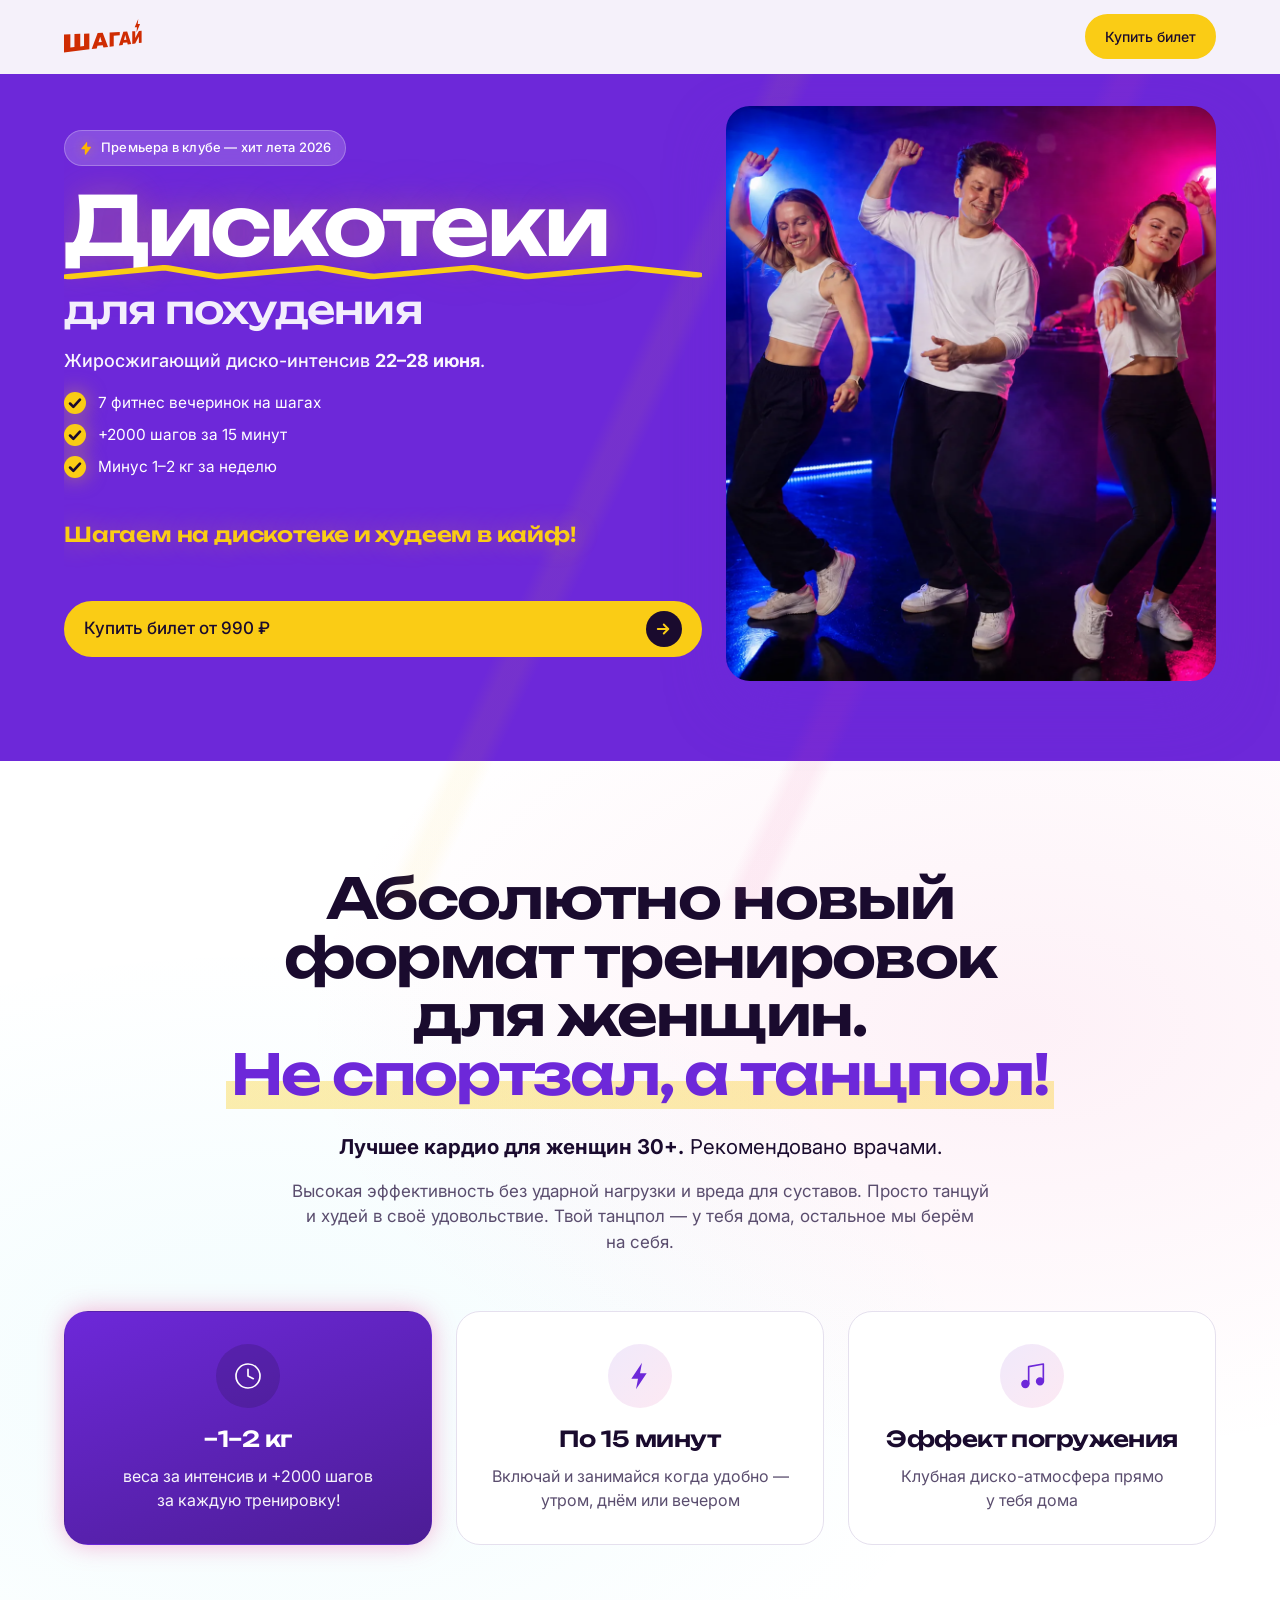
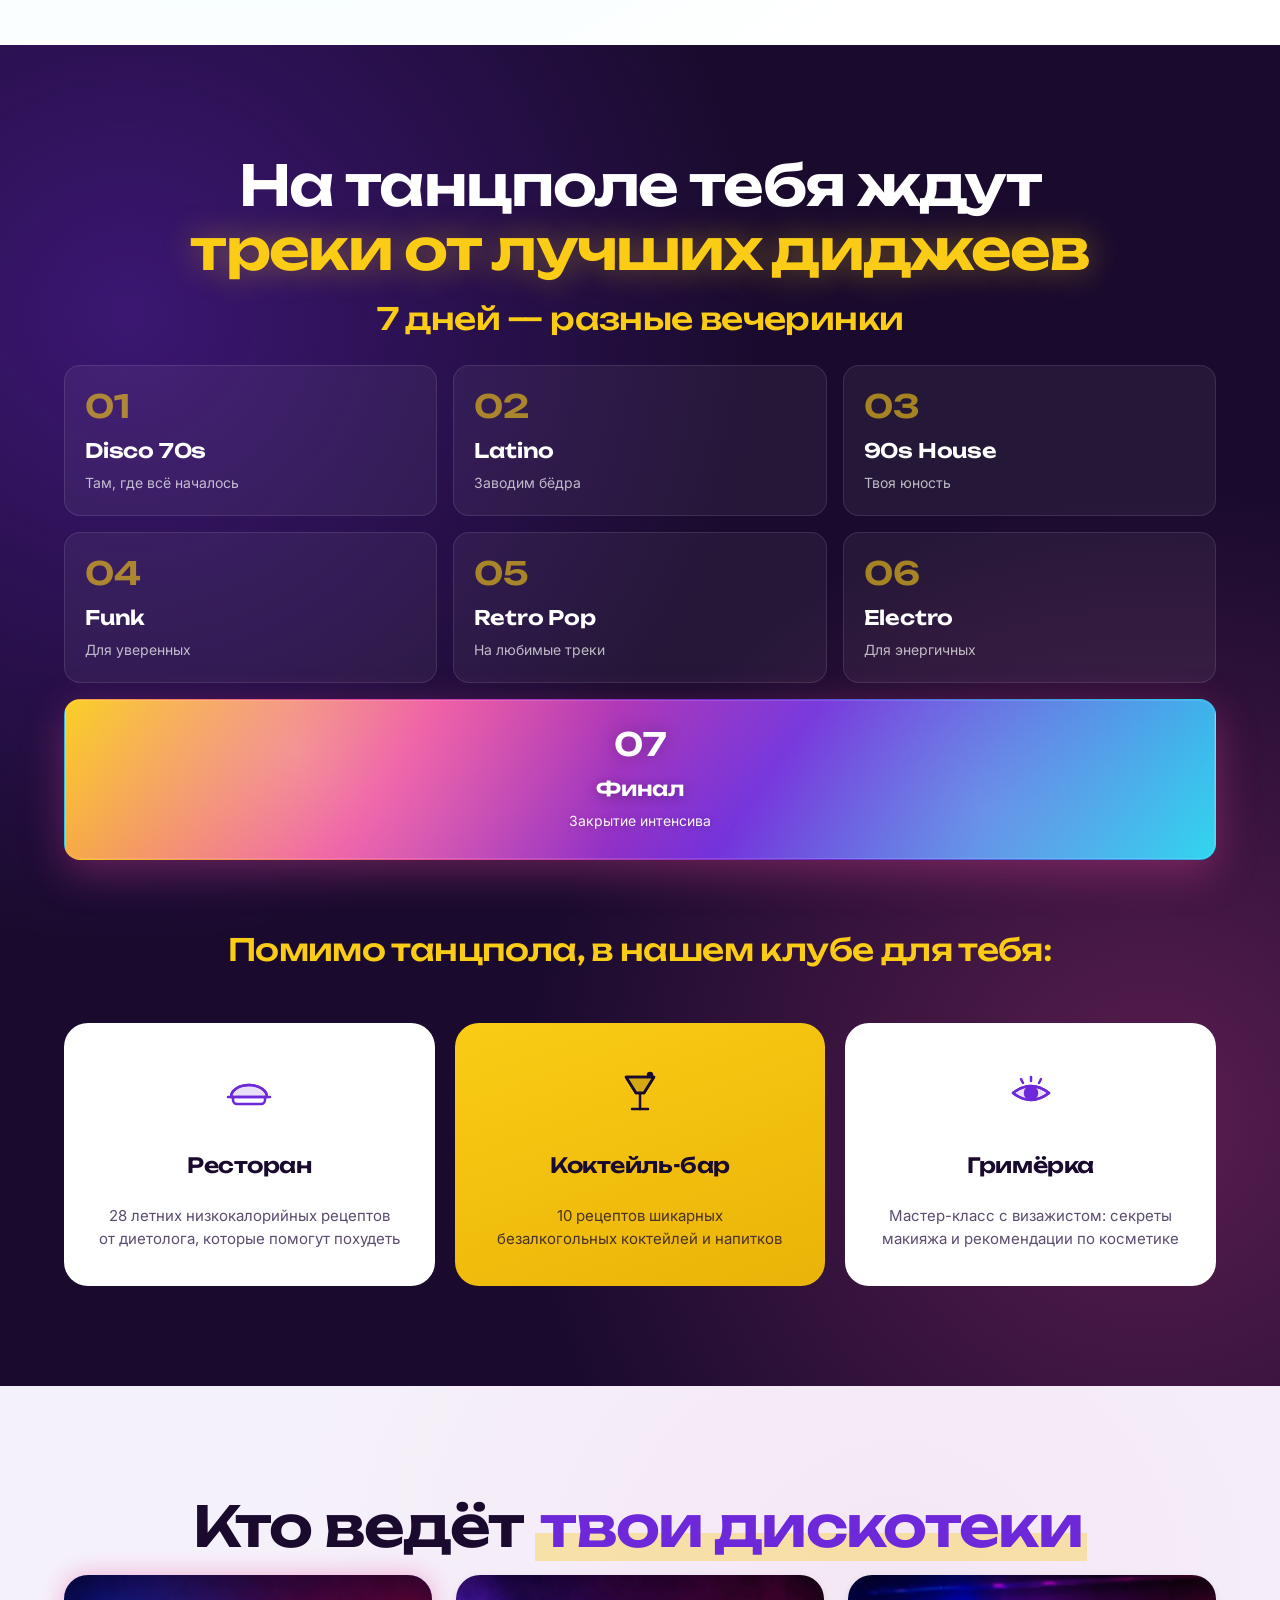
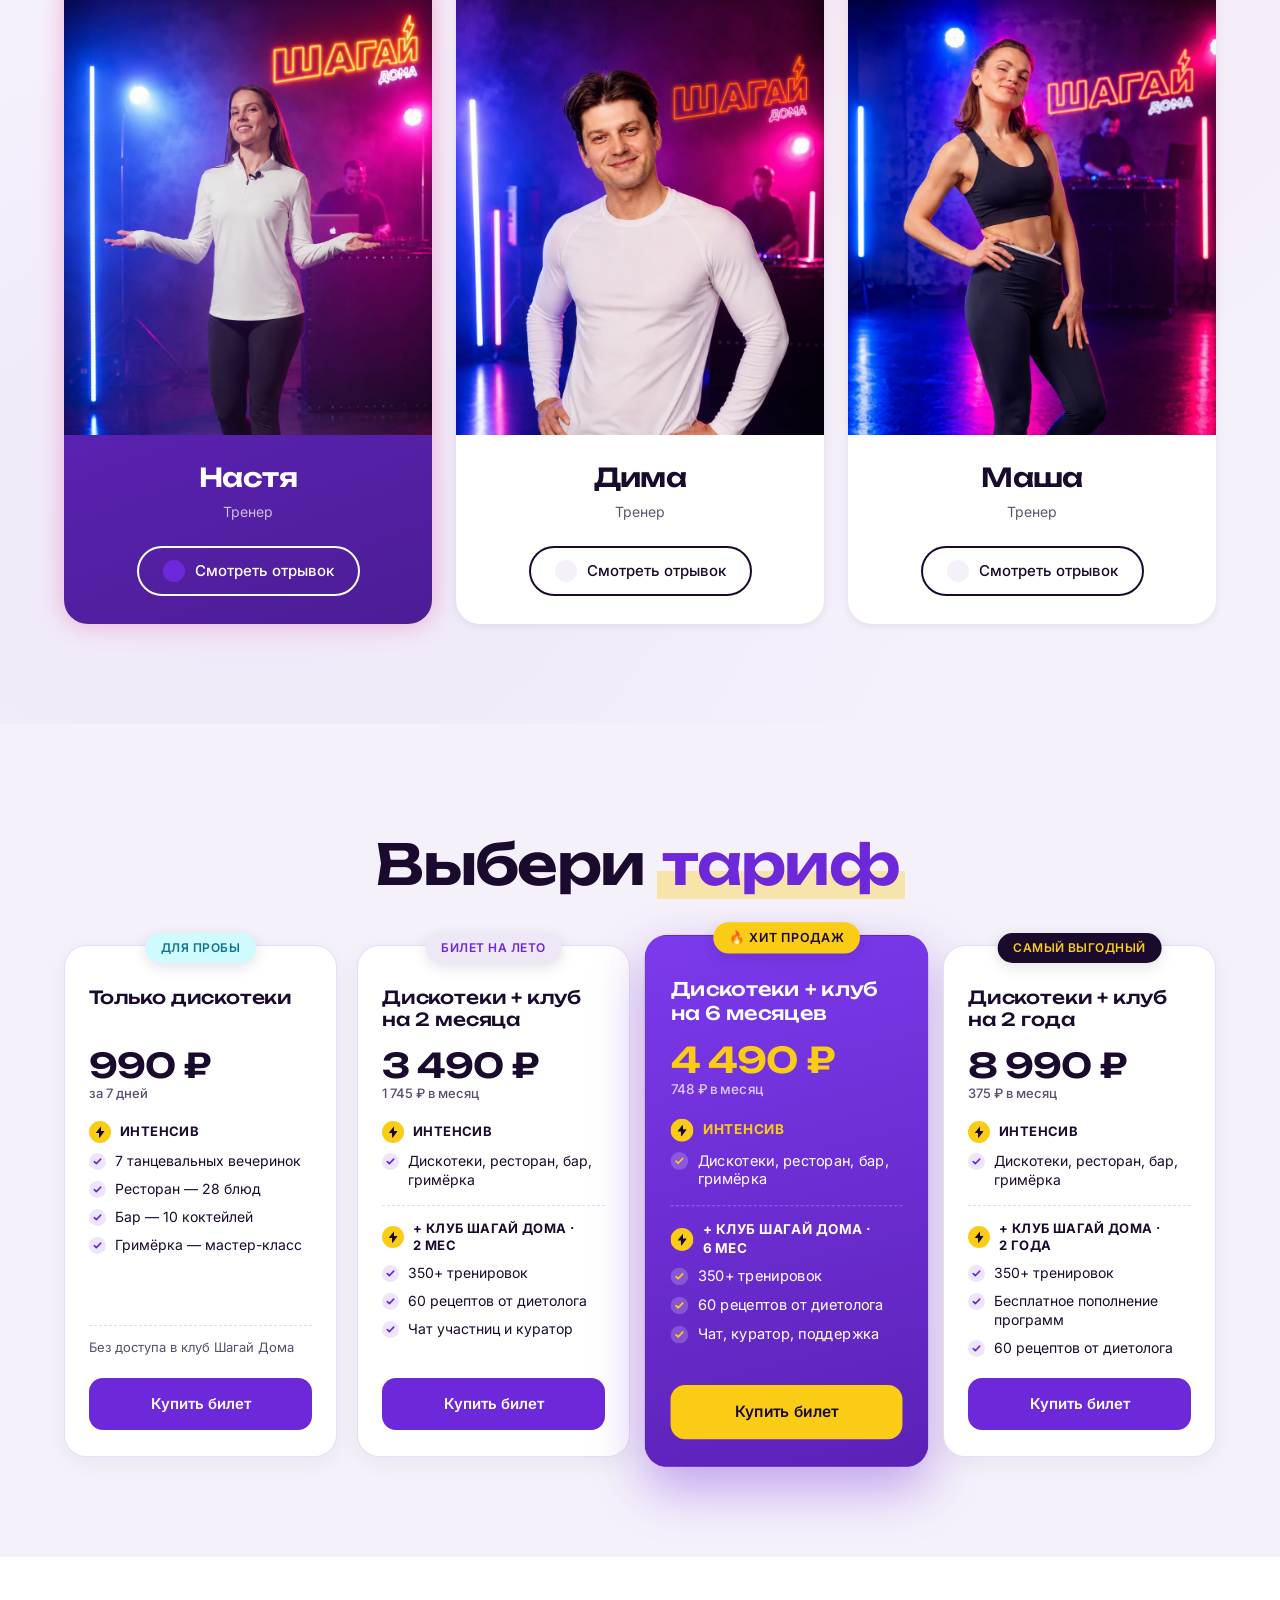
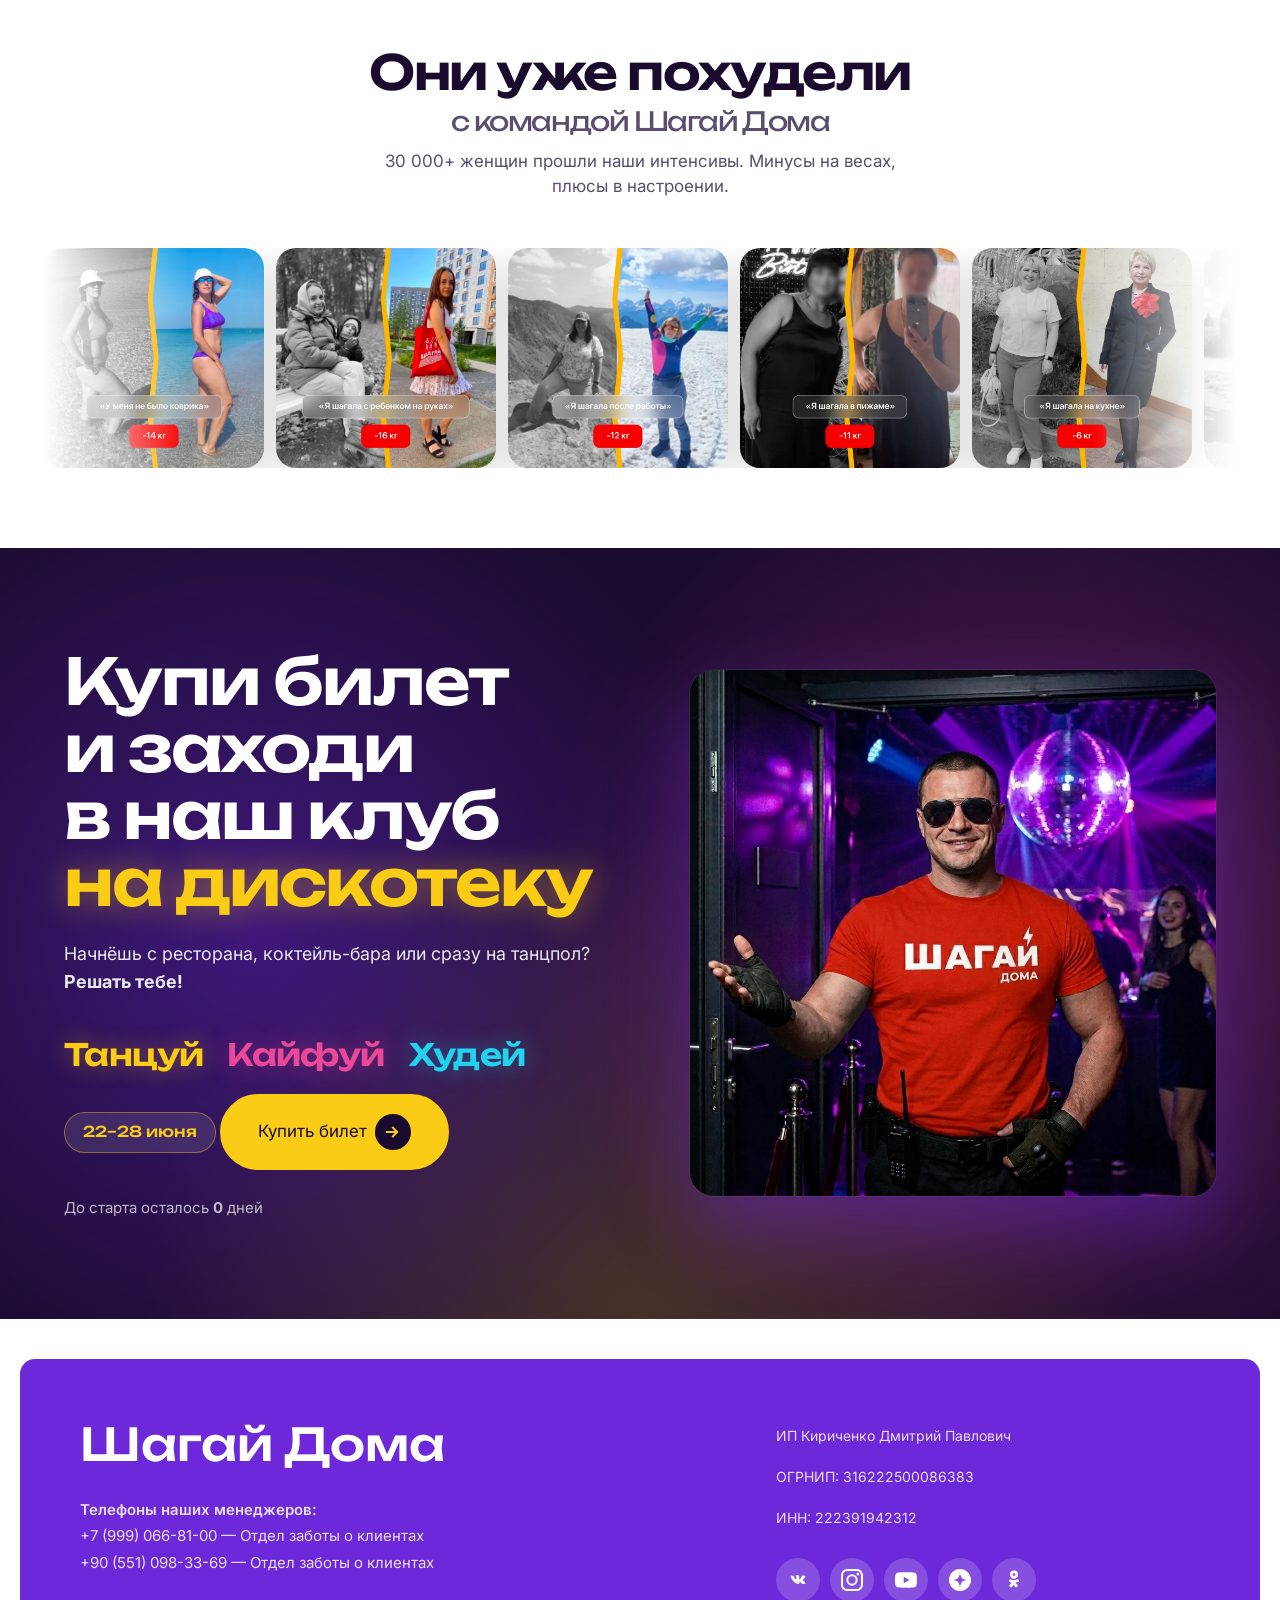
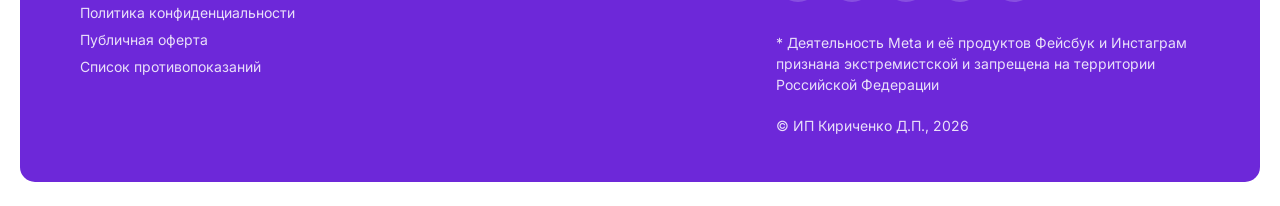
<file: index.html>
<!DOCTYPE html>
<html lang="ru">
<head>
  <meta charset="UTF-8" />
  <meta name="viewport" content="width=device-width, initial-scale=1.0" />
  <meta name="format-detection" content="telephone=no" />

  <title>Дискотеки для похудения — танцевальный интенсив Шагай Дома</title>
  <meta name="description" content="7 дней домашних тренировок до 15 минут под лучшие треки. Заряд энергии и минус килограммы. Старт 22 июня." />
  <meta property="og:type" content="website" />
  <meta property="og:url" content="https://walk-walk.ru/discoteki" />
  <meta property="og:title" content="Дискотеки для похудения — танцевальный интенсив Шагай Дома" />
  <meta property="og:description" content="7 дней домашних тренировок до 15 минут под лучшие треки. Заряд энергии и минус килограммы. Старт 22 июня." />
  <link rel="canonical" href="https://walk-walk.ru/discoteki" />

  <link rel="icon" type="image/png" sizes="32x32" href="https://static.tildacdn.com/tild3062-6234-4366-b031-623462313965/Frame_76.png" />
  <link rel="apple-touch-icon" href="https://static.tildacdn.com/tild6330-6138-4737-b163-386235663363/Frame_76.png" />

  <link rel="preconnect" href="https://fonts.googleapis.com" />
  <link rel="preconnect" href="https://fonts.gstatic.com" crossorigin />
  <link href="https://fonts.googleapis.com/css2?family=Unbounded:wght@500;600&family=Inter:wght@400;500;600&display=swap&subset=latin,cyrillic" rel="stylesheet" />

  <link rel="preload" as="image" href="assets/hero/hero-disco.webp" fetchpriority="high" />
  <link rel="stylesheet" href="styles.css?v=disco-AD" />
</head>
<body>

<!-- ============================================================ -->
<!-- HEADER                                                       -->
<!-- ============================================================ -->
<header class="header" id="header">
  <div class="container header__inner">
    <a href="#top" class="header__logo" aria-label="ШАГАЙ ДОМА">
      <svg viewBox="0 0 106.01 49.13" fill="none" aria-hidden="true">
        <path d="M27.36 36.85L22.19 37.4V20.22L14.26 20.6V38.26L8.68 38.86V20.87L0 21.28V45.81L34.6 41.41V19.62L27.36 19.97V36.85Z" fill="#CF2C02"/>
        <path d="M45.94 19.08L37.8 41.01L44.66 40.14L45.69 36.55L52.88 35.73L53.87 38.97L60.11 38.17L52.84 18.75L45.94 19.08ZM47.1 31.89L49.36 24.26L51.6 31.46L47.1 31.89Z" fill="#CF2C02"/>
        <path d="M76.12 17.63L62.29 18.29V37.9L67.87 37.19V22.73L76.12 22.18V17.63Z" fill="#CF2C02"/>
        <path d="M87 34.76L91.75 34.15L86.22 17.15L81.01 17.4L74.91 36.29L80.05 35.64L80.83 32.55L86.25 31.93L87 34.76ZM81.88 28.52L83.58 21.92L85.28 28.19L81.88 28.52Z" fill="#CF2C02"/>
        <path d="M102.2 23.79V32.82L105.92 32.35V16.2L102.22 16.38L97.21 25.93V16.62L93.16 16.81V33.97L97.21 33.46L102.2 23.79Z" fill="#CF2C02"/>
        <path d="M99.07 18.22L103.82 6.75L100.67 6.76L101.32 0L96.48 11.33L99.58 11.26L99.07 18.22Z" fill="#CF2C02"/>
      </svg>
    </a>
    <a href="#rates" class="btn btn--primary btn--sm header__cta" data-metrika-goal="disco-header-cta">Купить билет</a>
  </div>
</header>

<!-- ============================================================ -->
<!-- БЛОК 1 — ВАЙБ (HERO)                                          -->
<!-- ============================================================ -->
<section class="hero" id="top">
  <div class="container">
    <div class="hero__grid">
      <div class="hero__card">
        <div class="hero__chip">
          <svg class="hero__chip-bolt" viewBox="0 0 24 24" width="14" height="14" fill="currentColor" aria-hidden="true">
            <path d="M13 2L4.09 12.97c-.39.48-.05 1.18.58 1.18H10v8.32c0 .94 1.2 1.34 1.77.59L20.5 11.09c.36-.47.03-1.15-.57-1.15H14V2.68C14 1.74 12.78 1.34 12.21 2.09L13 2z"/>
          </svg>
          Премьера в&nbsp;клубе&nbsp;— хит лета&nbsp;2026
        </div>

        <h1 class="hero__title">
          <span class="hero__title-boltword">Дискотеки<svg class="hero__title-boltline" viewBox="0 0 240 20" preserveAspectRatio="none" aria-hidden="true"><polyline points="2,14 38,4 58,14 96,4 116,14 154,4 174,14 212,4 238,12" fill="none" stroke="#FACC15" stroke-width="6" stroke-linecap="round" stroke-linejoin="round"/></svg></span>
          <span class="hero__title-sub">для&nbsp;похудения</span>
        </h1>

        <p class="hero__lead">Жиросжигающий диско-интенсив <strong>22–28&nbsp;июня</strong>.</p>

        <ul class="hero__bullets">
          <li><svg class="hero__bullet-icon" viewBox="0 0 20 20" aria-hidden="true"><circle cx="10" cy="10" r="10" fill="#FACC15"/><path d="M5.5 10.5 L8.5 13.5 L14.5 7" fill="none" stroke="#1A0B2E" stroke-width="2.4" stroke-linecap="round" stroke-linejoin="round"/></svg><span>7 фитнес вечеринок на&nbsp;шагах</span></li>
          <li><svg class="hero__bullet-icon" viewBox="0 0 20 20" aria-hidden="true"><circle cx="10" cy="10" r="10" fill="#FACC15"/><path d="M5.5 10.5 L8.5 13.5 L14.5 7" fill="none" stroke="#1A0B2E" stroke-width="2.4" stroke-linecap="round" stroke-linejoin="round"/></svg><span>+2000 шагов за&nbsp;15 минут</span></li>
          <li><svg class="hero__bullet-icon" viewBox="0 0 20 20" aria-hidden="true"><circle cx="10" cy="10" r="10" fill="#FACC15"/><path d="M5.5 10.5 L8.5 13.5 L14.5 7" fill="none" stroke="#1A0B2E" stroke-width="2.4" stroke-linecap="round" stroke-linejoin="round"/></svg><span>Минус 1–2&nbsp;кг за&nbsp;неделю</span></li>
        </ul>

        <p class="hero__slogan">Шагаем на&nbsp;дискотеке и&nbsp;худеем в&nbsp;кайф!</p>

        <a href="#rates" class="btn btn--white btn--lg btn--block hero__cta" data-metrika-goal="disco-hero-cta">
          <span>Купить билет от&nbsp;990&nbsp;₽</span>
          <span class="hero__cta-arrow" aria-hidden="true">
            <svg viewBox="0 0 24 24" width="18" height="18" fill="none" stroke="currentColor" stroke-width="2.5" stroke-linecap="round" stroke-linejoin="round"><line x1="5" y1="12" x2="19" y2="12"/><polyline points="13 6 19 12 13 18"/></svg>
          </span>
        </a>
      </div>

      <div class="hero__image-wrap">
        <video class="hero__image" autoplay muted loop playsinline preload="metadata" poster="assets/hero/hero-disco.webp" width="720" height="720" aria-label="Шагательные движения из тренировки">
          <source src="assets/hero/hero-disco.mp4" type="video/mp4" />
          <img class="hero__image" src="assets/hero/hero-disco.webp" alt="Танцующие участники интенсива в клубной атмосфере" width="1200" height="1200" />
        </video>
      </div>
    </div>
  </div>
</section>

<!-- ============================================================ -->
<!-- БЛОК 2 — УНИКАЛЬНЫЙ ФОРМАТ                                    -->
<!-- ============================================================ -->
<section class="section unique" id="unique">
  <div class="container">
    <h2 class="section__title unique__title">
      Абсолютно новый формат тренировок для&nbsp;женщин.<br/>
      <span class="unique__title-mark">Не&nbsp;спортзал, а&nbsp;танцпол!</span>
    </h2>
    <p class="unique__lead">
      <strong>Лучшее кардио для женщин 30+.</strong> Рекомендовано врачами.
    </p>
    <p class="unique__sub">
      Высокая эффективность без ударной нагрузки и&nbsp;вреда для суставов. Просто танцуй и&nbsp;худей в&nbsp;своё удовольствие. Твой танцпол&nbsp;— у&nbsp;тебя дома, остальное мы&nbsp;берём на&nbsp;себя.
    </p>

    <div class="unique__stats">
      <div class="unique__stat unique__stat--result unique__stat--featured">
        <div class="unique__stat-icon" aria-hidden="true">
          <svg viewBox="0 0 48 48" fill="none" stroke="currentColor" stroke-width="2.5" stroke-linecap="round" stroke-linejoin="round"><path d="M6 24 a18 18 0 1 0 36 0 a18 18 0 1 0 -36 0"/><path d="M24 14 v10 l8 4" /></svg>
        </div>
        <h3>−1&ndash;2&nbsp;кг</h3>
        <p>веса за&nbsp;интенсив и&nbsp;+2000&nbsp;шагов за&nbsp;каждую тренировку!</p>
      </div>
      <div class="unique__stat">
        <div class="unique__stat-icon" aria-hidden="true">
          <svg viewBox="0 0 48 48" fill="currentColor"><path d="M27 4 L11 28 h10 l-3 16 l16-24 h-10 z"/></svg>
        </div>
        <h3>По&nbsp;15 минут</h3>
        <p>Включай и&nbsp;занимайся когда удобно&nbsp;— утром, днём или вечером</p>
      </div>
      <div class="unique__stat">
        <div class="unique__stat-icon" aria-hidden="true">
          <svg viewBox="0 0 48 48" fill="none" stroke="currentColor" stroke-width="2.5" stroke-linecap="round" stroke-linejoin="round"><circle cx="14" cy="36" r="5" fill="currentColor"/><circle cx="36" cy="32" r="5" fill="currentColor"/><path d="M19 36 V10 l22 -4 v26"/></svg>
        </div>
        <h3>Эффект погружения</h3>
        <p>Клубная диско-атмосфера прямо у&nbsp;тебя дома</p>
      </div>
    </div>
  </div>
</section>

<!-- ============================================================ -->
<!-- БЛОК 3 — НАПОЛНЕНИЕ (7 вечеринок + 3 бонуса)                  -->
<!-- ============================================================ -->
<section class="section filling" id="filling">
  <div class="container">
    <h2 class="section__title filling__title">
      На&nbsp;танцполе тебя ждут <span class="filling__title-mark">треки от&nbsp;лучших диджеев</span>
    </h2>

    <!-- 7 ВЕЧЕРИНОК — просто карточки, без клика/видео -->
    <h3 class="filling__h3">7&nbsp;дней&nbsp;— разные вечеринки</h3>
    <div class="filling__nights">
      <div class="night-card">
        <span class="night-card__num">01</span>
        <h4 class="night-card__title">Disco&nbsp;70s</h4>
        <p class="night-card__desc">Там, где всё началось</p>
      </div>
      <div class="night-card">
        <span class="night-card__num">02</span>
        <h4 class="night-card__title">Latino</h4>
        <p class="night-card__desc">Заводим бёдра</p>
      </div>
      <div class="night-card">
        <span class="night-card__num">03</span>
        <h4 class="night-card__title">90s&nbsp;House</h4>
        <p class="night-card__desc">Твоя юность</p>
      </div>
      <div class="night-card">
        <span class="night-card__num">04</span>
        <h4 class="night-card__title">Funk</h4>
        <p class="night-card__desc">Для уверенных</p>
      </div>
      <div class="night-card">
        <span class="night-card__num">05</span>
        <h4 class="night-card__title">Retro&nbsp;Pop</h4>
        <p class="night-card__desc">На любимые треки</p>
      </div>
      <div class="night-card">
        <span class="night-card__num">06</span>
        <h4 class="night-card__title">Electro</h4>
        <p class="night-card__desc">Для энергичных</p>
      </div>
      <div class="night-card night-card--final">
        <span class="night-card__num">07</span>
        <h4 class="night-card__title">Финал</h4>
        <p class="night-card__desc">Закрытие интенсива</p>
      </div>
    </div>

    <!-- Заголовок для бонусов -->
    <h3 class="filling__h3 filling__h3--bonuses">Помимо танцпола, в&nbsp;нашем клубе для тебя:</h3>

    <!-- 3 БОНУСА — Ресторан / Коктейль-бар / Гримерка -->
    <div class="filling__bonuses">
      <div class="bonus-card">
        <div class="bonus-card__icon" aria-hidden="true">
          <svg viewBox="0 0 48 48" fill="none" stroke="currentColor" stroke-width="2.5" stroke-linecap="round" stroke-linejoin="round"><path d="M6 28 a18 12 0 0 1 36 0 z" fill="currentColor" fill-opacity="0.15"/><path d="M6 28 a18 12 0 0 1 36 0"/><line x1="3" y1="28" x2="45" y2="28"/><path d="M8 28 v3 a4 4 0 0 0 4 4 h24 a4 4 0 0 0 4 -4 v-3"/></svg>
        </div>
        <h4>Ресторан</h4>
        <p>28 летних низкокалорийных рецептов от&nbsp;диетолога, которые помогут похудеть</p>
      </div>
      <div class="bonus-card bonus-card--featured">
        <div class="bonus-card__icon" aria-hidden="true">
          <svg viewBox="0 0 48 48" fill="none" stroke="currentColor" stroke-width="2.5" stroke-linecap="round" stroke-linejoin="round"><path d="M10 8 h28 l-10 16 h-8 z" fill="currentColor" fill-opacity="0.15"/><path d="M10 8 h28 l-10 16 h-8 z"/><line x1="24" y1="24" x2="24" y2="40"/><line x1="16" y1="40" x2="32" y2="40"/><circle cx="34" cy="6" r="2" fill="currentColor"/></svg>
        </div>
        <h4>Коктейль-бар</h4>
        <p>10 рецептов шикарных безалкогольных коктейлей и&nbsp;напитков</p>
      </div>
      <div class="bonus-card">
        <div class="bonus-card__icon" aria-hidden="true">
          <svg viewBox="0 0 48 48" fill="none" stroke="currentColor" stroke-width="2.5" stroke-linecap="round" stroke-linejoin="round"><path d="M6 24 q18 -14 36 0 q-18 14 -36 0 z" fill="currentColor" fill-opacity="0.15"/><path d="M6 24 q18 -14 36 0 q-18 14 -36 0 z"/><circle cx="24" cy="24" r="6" fill="currentColor"/><path d="M14 10 l2 4 M24 8 v4 M34 10 l-2 4"/></svg>
        </div>
        <h4>Гримёрка</h4>
        <p>Мастер-класс с&nbsp;визажистом: секреты макияжа и&nbsp;рекомендации по&nbsp;косметике</p>
      </div>
    </div>
  </div>
</section>

<!-- ============================================================ -->
<!-- БЛОК 3.5 — КТО ВЕДЁТ ТРЕНИРОВКИ (3 тренера)                   -->
<!-- ============================================================ -->
<section class="section coaches" id="coaches">
  <div class="container">
    <h2 class="section__title coaches__title">
      Кто ведёт <span class="coaches__title-mark">твои дискотеки</span>
    </h2>

    <div class="coaches__grid">

      <!-- ТРЕНЕР 1: НАСТЯ — featured -->
      <article class="coach-card coach-card--featured">
        <div class="coach-card__photo">
          <img src="assets/coaches/nastya.webp" alt="Настя — тренер" loading="lazy" width="900" height="1599" />
        </div>
        <div class="coach-card__body">
          <h3 class="coach-card__name">Настя</h3>
          <p class="coach-card__role">Тренер</p>
          <button class="coach-card__video-btn" type="button" data-popup="popup-video-nastya">
            <span class="coach-card__video-icon" aria-hidden="true">▶</span>
            <span>Смотреть отрывок</span>
          </button>
        </div>
      </article>

      <!-- ТРЕНЕР 2: ДИМА -->
      <article class="coach-card">
        <div class="coach-card__photo">
          <img src="assets/coaches/dima.webp" alt="Дима — тренер" loading="lazy" width="900" height="1599" />
        </div>
        <div class="coach-card__body">
          <h3 class="coach-card__name">Дима</h3>
          <p class="coach-card__role">Тренер</p>
          <button class="coach-card__video-btn" type="button" data-popup="popup-video-dima">
            <span class="coach-card__video-icon" aria-hidden="true">▶</span>
            <span>Смотреть отрывок</span>
          </button>
        </div>
      </article>

      <!-- ТРЕНЕР 3: МАША -->
      <article class="coach-card">
        <div class="coach-card__photo">
          <img src="assets/coaches/masha.webp" alt="Маша — тренер" loading="lazy" width="900" height="1599" />
        </div>
        <div class="coach-card__body">
          <h3 class="coach-card__name">Маша</h3>
          <p class="coach-card__role">Тренер</p>
          <button class="coach-card__video-btn" type="button" data-popup="popup-video-masha">
            <span class="coach-card__video-icon" aria-hidden="true">▶</span>
            <span>Смотреть отрывок</span>
          </button>
        </div>
      </article>

    </div>
  </div>
</section>

<!-- ============================================================ -->
<!-- БЛОК 4 — ТАРИФЫ (4 ПРОХОДКИ)                                  -->
<!-- ============================================================ -->
<section class="section rates" id="rates">
  <div class="container">
    <h2 class="section__title rates__title">Выбери <span class="rates__title-mark">тариф</span></h2>

    <div class="tariffs">

      <!-- 1. ДЛЯ ПРОБЫ — 990 ₽ -->
      <article class="tariff">
        <span class="tariff__badge tariff__badge--entry">Для пробы</span>
        <h3 class="tariff__name">Только дискотеки</h3>
        <div class="tariff__price">
          <span class="tariff__amount">990&nbsp;₽</span>
          <span class="tariff__period">за 7&nbsp;дней</span>
        </div>
        <ul class="tariff__list">
          <li class="tariff__group tariff__group--intensive">Интенсив</li>
          <li>7 танцевальных вечеринок</li>
          <li>Ресторан&nbsp;— 28&nbsp;блюд</li>
          <li>Бар&nbsp;— 10&nbsp;коктейлей</li>
          <li>Гримёрка&nbsp;— мастер-класс</li>
        </ul>
        <p class="tariff__note">Без доступа в&nbsp;клуб Шагай&nbsp;Дома</p>
        <!-- 🔗 СПЕЦ: вставить реальную ссылку тарифа (UTM пробросится автоматически) -->
        <a href="https://walk-walk.ru/discodisco/tarif_1" class="tariff__btn" data-metrika-goal="disco-rate-entry-click">Купить билет</a>
      </article>

      <!-- 2. БИЛЕТ НА ЛЕТО — 3 490 ₽ -->
      <article class="tariff">
        <span class="tariff__badge">Билет на лето</span>
        <h3 class="tariff__name">Дискотеки + клуб<br/>на&nbsp;2&nbsp;месяца</h3>
        <div class="tariff__price">
          <span class="tariff__amount">3&nbsp;490&nbsp;₽</span>
          <span class="tariff__period">1&nbsp;745&nbsp;₽ в&nbsp;месяц</span>
        </div>
        <ul class="tariff__list">
          <li class="tariff__group tariff__group--intensive">Интенсив</li>
          <li>Дискотеки, ресторан, бар, гримёрка</li>
          <li class="tariff__group tariff__group--club">+ клуб Шагай&nbsp;Дома · 2&nbsp;мес</li>
          <li>350+ тренировок</li>
          <li>60 рецептов от&nbsp;диетолога</li>
          <li>Чат участниц и&nbsp;куратор</li>
        </ul>
        <!-- 🔗 СПЕЦ: вставить реальную ссылку тарифа (UTM пробросится автоматически) -->
        <a href="https://walk-walk.ru/discodisco/tarif_2" class="tariff__btn" data-metrika-goal="disco-rate-summer-click">Купить билет</a>
      </article>

      <!-- 3. ХИТ ПРОДАЖ — 4 490 ₽ -->
      <article class="tariff tariff--featured">
        <span class="tariff__badge tariff__badge--hit">🔥 Хит продаж</span>
        <h3 class="tariff__name">Дискотеки + клуб<br/>на&nbsp;6&nbsp;месяцев</h3>
        <div class="tariff__price">
          <span class="tariff__amount">4&nbsp;490&nbsp;₽</span>
          <span class="tariff__period">748&nbsp;₽ в&nbsp;месяц</span>
        </div>
        <ul class="tariff__list">
          <li class="tariff__group tariff__group--intensive">Интенсив</li>
          <li>Дискотеки, ресторан, бар, гримёрка</li>
          <li class="tariff__group tariff__group--club">+ клуб Шагай&nbsp;Дома · 6&nbsp;мес</li>
          <li>350+ тренировок</li>
          <li>60 рецептов от&nbsp;диетолога</li>
          <li>Чат, куратор, поддержка</li>
        </ul>
        <!-- 🔗 СПЕЦ: вставить реальную ссылку тарифа (UTM пробросится автоматически) -->
        <a href="https://walk-walk.ru/discodisco/tarif_3" class="tariff__btn tariff__btn--accent" data-metrika-goal="disco-rate-vip-click">Купить билет</a>
      </article>

      <!-- 4. САМЫЙ ВЫГОДНЫЙ — 8 990 ₽ -->
      <article class="tariff">
        <span class="tariff__badge tariff__badge--best">Самый выгодный</span>
        <h3 class="tariff__name">Дискотеки + клуб<br/>на&nbsp;2&nbsp;года</h3>
        <div class="tariff__price">
          <span class="tariff__amount">8&nbsp;990&nbsp;₽</span>
          <span class="tariff__period">375&nbsp;₽ в&nbsp;месяц</span>
        </div>
        <ul class="tariff__list">
          <li class="tariff__group tariff__group--intensive">Интенсив</li>
          <li>Дискотеки, ресторан, бар, гримёрка</li>
          <li class="tariff__group tariff__group--club">+ клуб Шагай&nbsp;Дома · 2&nbsp;года</li>
          <li>350+ тренировок</li>
          <li>Бесплатное пополнение программ</li>
          <li>60 рецептов от&nbsp;диетолога</li>
        </ul>
        <!-- 🔗 СПЕЦ: вставить реальную ссылку тарифа (UTM пробросится автоматически) -->
        <a href="https://walk-walk.ru/discodisco/tarif_4" class="tariff__btn" data-metrika-goal="disco-rate-resident-click">Купить билет</a>
      </article>

    </div>
  </div>
</section>

<!-- ============================================================ -->
<!-- БЛОК 5 — КЕЙСЫ (реальные фото из intervals)                   -->
<!-- ============================================================ -->
<section class="section cases" id="cases">
  <div class="container">
    <h2 class="section__title cases__title">Они уже похудели <span class="section__title-sub">с командой Шагай&nbsp;Дома</span></h2>
    <p class="cases__lead">30&nbsp;000+ женщин прошли наши интенсивы. Минусы на&nbsp;весах, плюсы в&nbsp;настроении.</p>

    <!-- Лента кейсов: бесконечный автоскролл влево (pause-on-hover).
         Дублируем содержимое 2 раза для бесшовной петли. -->
    <div class="marquee marquee--cases" aria-label="Фото участниц до/после">
      <div class="marquee__track">
        <a class="case-tile" href="assets/cases/case-1.webp" target="_blank"><img src="assets/cases/case-1.webp" alt="Кейс 1" loading="lazy" /></a>
        <a class="case-tile" href="assets/cases/case-2.webp" target="_blank"><img src="assets/cases/case-2.webp" alt="Кейс 2" loading="lazy" /></a>
        <a class="case-tile" href="assets/cases/case-3.webp" target="_blank"><img src="assets/cases/case-3.webp" alt="Кейс 3" loading="lazy" /></a>
        <a class="case-tile" href="assets/cases/case-4.webp" target="_blank"><img src="assets/cases/case-4.webp" alt="Кейс 4" loading="lazy" /></a>
        <a class="case-tile" href="assets/cases/case-5.webp" target="_blank"><img src="assets/cases/case-5.webp" alt="Кейс 5" loading="lazy" /></a>
        <a class="case-tile" href="assets/cases/case-6.webp" target="_blank"><img src="assets/cases/case-6.webp" alt="Кейс 6" loading="lazy" /></a>
        <a class="case-tile" href="assets/cases/case-7.webp" target="_blank"><img src="assets/cases/case-7.webp" alt="Кейс 7" loading="lazy" /></a>
        <a class="case-tile" href="assets/cases/case-8.webp" target="_blank"><img src="assets/cases/case-8.webp" alt="Кейс 8" loading="lazy" /></a>
        <a class="case-tile" href="assets/cases/case-9.webp" target="_blank"><img src="assets/cases/case-9.webp" alt="Кейс 9" loading="lazy" /></a>
        <a class="case-tile" href="assets/cases/case-10.webp" target="_blank"><img src="assets/cases/case-10.webp" alt="Кейс 10" loading="lazy" /></a>
        <!-- дубль для бесшовной петли -->
        <a class="case-tile" href="assets/cases/case-1.webp" target="_blank" aria-hidden="true"><img src="assets/cases/case-1.webp" alt="" loading="lazy" /></a>
        <a class="case-tile" href="assets/cases/case-2.webp" target="_blank" aria-hidden="true"><img src="assets/cases/case-2.webp" alt="" loading="lazy" /></a>
        <a class="case-tile" href="assets/cases/case-3.webp" target="_blank" aria-hidden="true"><img src="assets/cases/case-3.webp" alt="" loading="lazy" /></a>
        <a class="case-tile" href="assets/cases/case-4.webp" target="_blank" aria-hidden="true"><img src="assets/cases/case-4.webp" alt="" loading="lazy" /></a>
        <a class="case-tile" href="assets/cases/case-5.webp" target="_blank" aria-hidden="true"><img src="assets/cases/case-5.webp" alt="" loading="lazy" /></a>
        <a class="case-tile" href="assets/cases/case-6.webp" target="_blank" aria-hidden="true"><img src="assets/cases/case-6.webp" alt="" loading="lazy" /></a>
        <a class="case-tile" href="assets/cases/case-7.webp" target="_blank" aria-hidden="true"><img src="assets/cases/case-7.webp" alt="" loading="lazy" /></a>
        <a class="case-tile" href="assets/cases/case-8.webp" target="_blank" aria-hidden="true"><img src="assets/cases/case-8.webp" alt="" loading="lazy" /></a>
        <a class="case-tile" href="assets/cases/case-9.webp" target="_blank" aria-hidden="true"><img src="assets/cases/case-9.webp" alt="" loading="lazy" /></a>
        <a class="case-tile" href="assets/cases/case-10.webp" target="_blank" aria-hidden="true"><img src="assets/cases/case-10.webp" alt="" loading="lazy" /></a>
      </div>
    </div>
  </div>
</section>

<!-- ============================================================ -->
<!-- БЛОК 6 — ФИНАЛЬНЫЙ CTA (фейс-контроль)                        -->
<!-- ============================================================ -->
<section class="section final-cta" id="final-cta">
  <div class="container">
    <div class="final-cta__grid">

      <div class="final-cta__text">
        <h2 class="final-cta__title">
          Купи билет и&nbsp;заходи в&nbsp;наш клуб <span class="final-cta__title-mark">на&nbsp;дискотеку</span>
        </h2>
        <p class="final-cta__lead">
          Начнёшь с&nbsp;ресторана, коктейль-бара или сразу на&nbsp;танцпол?<br/>
          <strong>Решать тебе!</strong>
        </p>
        <ul class="final-cta__slogan">
          <li>Танцуй</li>
          <li>Кайфуй</li>
          <li>Худей</li>
        </ul>
        <div class="final-cta__date">22–28 июня</div>
        <a href="#rates" class="btn btn--white btn--lg final-cta__btn" data-metrika-goal="disco-final-cta">
          <span>Купить билет</span>
          <span class="hero__cta-arrow" aria-hidden="true">
            <svg viewBox="0 0 24 24" width="18" height="18" fill="none" stroke="currentColor" stroke-width="2.5" stroke-linecap="round" stroke-linejoin="round"><line x1="5" y1="12" x2="19" y2="12"/><polyline points="13 6 19 12 13 18"/></svg>
          </span>
        </a>
        <p class="final-cta__sub">До&nbsp;старта осталось <strong id="daysToStart">—</strong>&nbsp;дней</p>
      </div>

      <div class="final-cta__image">
        <img src="assets/bouncer/bouncer.webp" alt="Охранник на фейс-контроле в футболке Шагай Дома" width="1000" height="1000" loading="lazy" />
      </div>

    </div>
  </div>
</section>

<!-- ============================================================ -->
<!-- FOOTER                                                       -->
<!-- ============================================================ -->
<footer class="footer">
  <div class="container footer__grid">

    <div class="footer__col footer__col--main">
      <h2 class="footer__brand">Шагай Дома</h2>

      <div class="footer__phones">
        <p class="footer__phones-title">Телефоны наших менеджеров:</p>
        <p><a href="tel:+79990668100">+7 (999) 066-81-00</a> — Отдел заботы о клиентах</p>
        <p><a href="tel:+905510983369">+90 (551) 098-33-69</a> — Отдел заботы о клиентах</p>
      </div>

      <ul class="footer__links">
        <li><a href="https://walk-walk.ru/privacy" target="_blank" rel="noopener">Политика конфиденциальности</a></li>
        <li><a href="https://walk-walk.ru/offer" target="_blank" rel="noopener">Публичная оферта</a></li>
        <li><a href="https://walk-walk.ru/safe" target="_blank" rel="noopener">Список противопоказаний</a></li>
      </ul>
    </div>

    <div class="footer__col footer__col--legal">
      <p>ИП Кириченко Дмитрий Павлович</p>
      <p>ОГРНИП: 316222500086383</p>
      <p>ИНН: 222391942312</p>

      <div class="footer__socials">
        <a href="https://vk.com/walk_is_love" target="_blank" rel="noopener" aria-label="VK">
          <svg viewBox="0 0 24 24" width="22" height="22" fill="currentColor" aria-hidden="true"><path d="M12.785 16.241s.288-.032.435-.193c.135-.148.13-.426.13-.426s-.018-1.298.582-1.49c.591-.188 1.35 1.254 2.155 1.808.609.42 1.072.328 1.072.328l2.155-.031s1.127-.07.593-.96c-.044-.073-.311-.659-1.604-1.864-1.354-1.262-1.172-1.058.458-3.249.993-1.334 1.39-2.149 1.266-2.498-.118-.332-.853-.244-.853-.244l-2.446.015s-.181-.025-.315.056c-.131.08-.215.265-.215.265s-.385.99-.9 1.831c-1.083 1.775-1.516 1.869-1.693 1.755-.412-.266-.31-1.075-.31-1.65 0-1.795.272-2.543-.531-2.738-.266-.064-.462-.107-1.143-.114-.874-.009-1.613.003-2.032.208-.279.136-.494.439-.363.456.162.022.529.099.724.365.252.342.243 1.113.243 1.113s.144 2.116-.337 2.378c-.331.18-.785-.187-1.751-1.852-.495-.852-.869-1.794-.869-1.794s-.072-.176-.201-.27c-.156-.114-.374-.15-.374-.15l-2.325.015s-.349.01-.477.161c-.114.135-.009.413-.009.413s1.821 4.259 3.884 6.406c1.892 1.967 4.04 1.838 4.04 1.838h.973z"/></svg>
        </a>
        <a href="https://www.instagram.com/walk_is_love/" target="_blank" rel="noopener" aria-label="Instagram*">
          <svg viewBox="0 0 24 24" width="22" height="22" fill="currentColor" aria-hidden="true"><path d="M12 2.163c3.204 0 3.584.012 4.85.07 3.252.148 4.771 1.691 4.919 4.919.058 1.265.069 1.645.069 4.849 0 3.205-.012 3.584-.069 4.849-.149 3.225-1.664 4.771-4.919 4.919-1.266.058-1.644.07-4.85.07-3.204 0-3.584-.012-4.849-.07-3.26-.149-4.771-1.699-4.919-4.92-.058-1.265-.07-1.644-.07-4.849 0-3.204.013-3.583.07-4.849.149-3.227 1.664-4.771 4.919-4.919 1.266-.057 1.645-.069 4.849-.069zM12 0C8.741 0 8.333.014 7.053.072 2.695.272.273 2.69.073 7.052.014 8.333 0 8.741 0 12c0 3.259.014 3.668.072 4.948.2 4.358 2.618 6.78 6.98 6.98C8.333 23.986 8.741 24 12 24c3.259 0 3.668-.014 4.948-.072 4.354-.2 6.782-2.618 6.979-6.98.059-1.28.073-1.689.073-4.948 0-3.259-.014-3.667-.072-4.947-.196-4.354-2.617-6.78-6.979-6.98C15.668.014 15.259 0 12 0zm0 5.838a6.162 6.162 0 1 0 0 12.324 6.162 6.162 0 0 0 0-12.324zM12 16a4 4 0 1 1 0-8 4 4 0 0 1 0 8zm6.406-11.845a1.44 1.44 0 1 0 0 2.881 1.44 1.44 0 0 0 0-2.881z"/></svg>
        </a>
        <a href="https://www.youtube.com/@walk_is_love" target="_blank" rel="noopener" aria-label="YouTube">
          <svg viewBox="0 0 24 24" width="22" height="22" fill="currentColor" aria-hidden="true"><path d="M23.498 6.186a3.016 3.016 0 0 0-2.122-2.136C19.505 3.545 12 3.545 12 3.545s-7.505 0-9.377.505A3.017 3.017 0 0 0 .502 6.186C0 8.07 0 12 0 12s0 3.93.502 5.814a3.016 3.016 0 0 0 2.122 2.136c1.871.505 9.376.505 9.376.505s7.505 0 9.377-.505a3.015 3.015 0 0 0 2.122-2.136C24 15.93 24 12 24 12s0-3.93-.502-5.814zM9.546 15.568V8.432L15.818 12l-6.272 3.568z"/></svg>
        </a>
        <a href="https://dzen.ru/walkislove" target="_blank" rel="noopener" aria-label="Дзен">
          <svg viewBox="0 0 24 24" width="22" height="22" fill="currentColor" aria-hidden="true"><path d="M12 0C5.373 0 0 5.373 0 12s5.373 12 12 12 12-5.373 12-12S18.627 0 12 0zm0 4.5c1.244 5.376 2.124 6.256 7.5 7.5-5.376 1.244-6.256 2.124-7.5 7.5-1.244-5.376-2.124-6.256-7.5-7.5 5.376-1.244 6.256-2.124 7.5-7.5z"/></svg>
        </a>
        <a href="https://ok.ru/group/70000006886921" target="_blank" rel="noopener" aria-label="OK">
          <svg viewBox="0 0 24 24" width="22" height="22" fill="currentColor" aria-hidden="true"><path d="M12 1.5a4.5 4.5 0 1 0 0 9 4.5 4.5 0 0 0 0-9zm0 6a1.5 1.5 0 1 1 0-3 1.5 1.5 0 0 1 0 3zm3.66 6.6a8.32 8.32 0 0 1-2.18.93l1.99 2a1.65 1.65 0 1 1-2.34 2.34L12 17.34l-2.12 2.13a1.65 1.65 0 0 1-2.34-2.34l1.99-2a8.32 8.32 0 0 1-2.19-.93 1.65 1.65 0 0 1 1.73-2.8c1.83 1.13 4.05 1.13 5.87 0a1.65 1.65 0 0 1 1.73 2.8z"/></svg>
        </a>
      </div>

      <p class="footer__disclaimer-meta">* Деятельность Meta и&nbsp;её продуктов Фейсбук и&nbsp;Инстаграм признана экстремистской и&nbsp;запрещена на&nbsp;территории Российской Федерации</p>
      <p class="footer__disclaimer">© ИП Кириченко Д.П., <span id="footerYear">2026</span></p>
    </div>

  </div>
</footer>

<!-- ============================================================ -->
<!-- POPUP — placeholder под GetCourse-виджеты (4 шт)              -->
<!-- ID виджетов даст Маша                                         -->
<!-- ============================================================ -->

<!-- POPUP — превью тренировок (3 видео-нарезки через Kinescope iframe) -->
<div class="popup popup--video" id="popup-video-nastya" aria-hidden="true">
  <div class="popup__box popup__box--video">
    <button class="popup__close" data-close aria-label="Закрыть">✕</button>
    <h3>Настя</h3>
    <div class="popup__kinescope-wrap">
      <iframe class="popup__kinescope-iframe" src="about:blank" data-src="https://kinescope.io/6wLixev7GJi74sQ72RfGJ2" allow="autoplay; fullscreen; encrypted-media; picture-in-picture" allowfullscreen frameborder="0"></iframe>
    </div>
  </div>
</div>
<div class="popup popup--video" id="popup-video-dima" aria-hidden="true">
  <div class="popup__box popup__box--video">
    <button class="popup__close" data-close aria-label="Закрыть">✕</button>
    <h3>Дима</h3>
    <div class="popup__kinescope-wrap">
      <iframe class="popup__kinescope-iframe" src="about:blank" data-src="https://kinescope.io/d1KVdLt5r9v33KrCRMMRiB" allow="autoplay; fullscreen; encrypted-media; picture-in-picture" allowfullscreen frameborder="0"></iframe>
    </div>
  </div>
</div>
<div class="popup popup--video" id="popup-video-masha" aria-hidden="true">
  <div class="popup__box popup__box--video">
    <button class="popup__close" data-close aria-label="Закрыть">✕</button>
    <h3>Маша</h3>
    <div class="popup__kinescope-wrap">
      <iframe class="popup__kinescope-iframe" src="about:blank" data-src="https://kinescope.io/d7kKLvZ53VaUUtpf6382Cv" allow="autoplay; fullscreen; encrypted-media; picture-in-picture" allowfullscreen frameborder="0"></iframe>
    </div>
  </div>
</div>

<!-- Sticky CTA (mobile) -->
<a href="#rates" class="sticky-cta" id="stickyCTA" data-metrika-goal="disco-sticky-cta">
  <span class="sticky-cta__btn">Купить билет</span>
</a>

<!-- Back to top -->
<button class="back-to-top" id="backToTop" aria-label="Наверх">↑</button>

<script src="script.js?v=disco-AD"></script>
</body>
</html>
</file>
<file: styles.css>
/* =============================================================
   «Дискотеки для похудения» — стили
   Палитра: клубный фиолет + неон-жёлтый + magenta accent
   База кода — Интервалы, перекрашено под диско-настроение
   ============================================================= */

:root {
  --color-bg: #ffffff;
  --color-text: #1A0B2E;          /* почти чёрный с фиолетовым подтоном */
  --color-muted: #5A4D6E;
  --color-line: #e5e0ee;

  --color-primary: #6D28D9;       /* доминанта — глубокий фиолет */
  --color-primary-hover: #FACC15; /* электрический жёлтый — CTA hover */
  --color-accent: #EC4899;        /* magenta — энергия, glitter */
  --color-cool: #22D3EE;          /* бирюзовый — second accent / диско-блик */
  --color-accent-dark: #4C1D95;   /* тёмный фиолет */
  --color-soft: #F5F1FA;          /* мягкий фиолетовый-tinted фон карточек */
  --color-dark: #1A0B2E;          /* глубокий чёрно-фиолет — футер и dark sections */
  --color-discount: #EC4899;      /* magenta для discount-меток */

  --radius-sm: 10px;
  --radius-md: 16px;
  --radius-lg: 24px;
  --radius-pill: 999px;

  --shadow-sm: 0 2px 8px rgba(26, 11, 46, 0.08);
  --shadow-md: 0 10px 30px rgba(26, 11, 46, 0.12);
  --shadow-neon: 0 0 24px rgba(236, 72, 153, 0.4);

  --font-h: 'Unbounded', Arial, sans-serif;
  --font-b: 'Inter', Arial, sans-serif;

  --container: 1200px;
  --gutter: 24px;
}

* { box-sizing: border-box; }
html { scroll-behavior: smooth; overflow-x: hidden; }
body {
  margin: 0;
  background: var(--color-bg);
  color: var(--color-text);
  font-family: var(--font-b);
  font-size: 16px;
  line-height: 1.5;
  -webkit-font-smoothing: antialiased;
  overflow-x: hidden;          /* нет горизонтального скролла */
  word-wrap: break-word;       /* длинные слова не торчат */
  overflow-wrap: break-word;
}
/* Длинные русские слова не должны разрываться посередине: «интенсив-ов» и т.п.
   `break-word` оставляем как safety-net для совсем экстремальных случаев. */
h1, h2, h3 { overflow-wrap: break-word; word-break: keep-all; hyphens: manual; text-wrap: balance; }
img { max-width: 100%; display: block; }
a { color: inherit; text-decoration: none; }
button { font: inherit; cursor: pointer; }
ul { list-style: none; padding: 0; margin: 0; }

.container {
  max-width: var(--container);
  margin: 0 auto;
  padding: 0 var(--gutter);
}

/* ======================== TYPOGRAPHY =========================== */
h1, h2, h3 { font-family: var(--font-h); font-weight: 500; margin: 0; line-height: 1.15; }
.section { padding: 80px 0; }
.section__title {
  font-size: 45px;
  font-weight: 500;
  text-align: center;
  margin-bottom: 32px;
}
@media (max-width: 768px) {
  .section__title { font-size: 30px; }
}
.section__lead {
  text-align: center;
  font-size: 18px;
  color: var(--color-muted);
  max-width: 720px;
  margin: -16px auto 40px;
}

/* ======================== BUTTONS ============================== */
.btn {
  display: inline-flex;
  align-items: center;
  justify-content: center;
  gap: 8px;
  padding: 14px 28px;
  border-radius: var(--radius-pill);
  font-weight: 500;
  font-size: 16px;
  border: 2px solid transparent;
  transition: background .2s, color .2s, border-color .2s, transform .15s;
  white-space: nowrap;
}
.btn:active { transform: translateY(1px); }
.btn--sm { padding: 10px 18px; font-size: 14px; }
.btn--lg { padding: 18px 36px; font-size: 14px; }
.btn--block { width: 100%; }

.btn--primary { background: var(--color-primary); color: #fff; }
.btn--white { background: #fff; color: var(--color-text); border-color: #fff; font-family: var(--font-b); font-weight: 400; }
.btn--outline { background: transparent; color: var(--color-text); border-color: var(--color-discount); }
.btn--outline-white { background: transparent; color: #fff; border-color: #fff; }

/* Жёлтый hover/нажатие — единый стиль для всех CTA */
@media (hover: hover) {
  .btn--primary:hover,
  .btn--white:hover,
  .btn--outline:hover,
  .btn--outline-white:hover {
    background: var(--color-primary-hover);
    color: #1f1300;
    border-color: var(--color-primary-hover);
  }
}
/* На мобилке :active + :focus — чтобы жёлтое срабатывало по тапу */
.btn--primary:active, .btn--primary:focus,
.btn--white:active, .btn--white:focus,
.btn--outline:active, .btn--outline:focus,
.btn--outline-white:active, .btn--outline-white:focus {
  background: var(--color-primary-hover);
  color: #1f1300;
  border-color: var(--color-primary-hover);
}

/* ======================== HEADER =============================== */
.header {
  position: sticky;
  top: 0;
  z-index: 50;
  background: var(--color-soft);
  border-bottom: 1px solid transparent;
  transition: box-shadow .2s, background .2s;
}
.header.is-scrolled { box-shadow: var(--shadow-sm); background: rgba(245,245,245,.95); backdrop-filter: blur(6px); }
.header__inner {
  display: flex;
  align-items: center;
  justify-content: space-between;
  gap: 16px;
  padding: 14px var(--gutter);
}
.header__logo { flex-shrink: 0; }
.header__actions { flex-shrink: 0; display: flex; gap: 12px; align-items: center; }
.header__burger {
  width: 36px; height: 36px;
  display: none;
  flex-direction: column; justify-content: center; gap: 5px;
  border: 0; background: transparent; padding: 0;
}
@media (max-width: 959px) {
  .header__burger { display: flex; }
}
.header__burger span { height: 2px; background: var(--color-text); border-radius: 2px; display: block; }
.header__logo {
  display: inline-flex !important;
  align-items: center;
  flex-shrink: 0;
  visibility: visible;
  opacity: 1;
}
.header__logo svg,
.header__logo img {
  height: 36px;
  width: auto;
  display: block;
  flex-shrink: 0;
}
@media (max-width: 768px) {
  .header__logo svg, .header__logo img { height: 28px; }
}
.header__nav { display: flex; gap: 24px; align-items: center; }
.header__nav a { font-size: 14px; color: var(--color-text); }
.header__nav a:hover { color: var(--color-primary); }
.header__actions { display: flex; gap: 12px; align-items: center; }

/* На узких экранах — прячем «Личный кабинет», оставляем только основной CTA */
@media (max-width: 768px) {
  .header__actions .btn--outline { display: none; }
  .header__inner { gap: 8px; }
}
/* На совсем узких — компактируем CTA */
@media (max-width: 420px) {
  .header__actions .btn--sm { padding: 8px 14px; font-size: 13px; }
}

/* ======================== OVERLAY NAV =========================== */
.overlay-nav__backdrop {
  position: fixed; inset: 0; background: rgba(0,0,0,.5);
  opacity: 0; visibility: hidden; transition: opacity .25s; z-index: 99;
}
.overlay-nav__backdrop.is-open { opacity: 1; visibility: visible; }
.overlay-nav {
  position: fixed; top: 0; left: 0; bottom: 0;
  width: min(360px, 90vw); background: var(--color-primary);
  color: #fff; padding: 28px 28px 24px;
  transform: translateX(-100%); transition: transform .3s ease;
  z-index: 100; display: flex; flex-direction: column; gap: 24px;
  overflow-y: auto;
}
.overlay-nav.is-open { transform: translateX(0); }
.overlay-nav__close {
  align-self: flex-end; background: transparent; color: #fff;
  border: 0; font-size: 32px; line-height: 1; padding: 0; margin-bottom: -10px;
}
.overlay-nav__list { display: flex; flex-direction: column; gap: 14px; font-size: 16px; }
.overlay-nav__list a:hover { color: var(--color-primary-hover); }
.overlay-nav__socials { display: flex; gap: 12px; align-items: center; flex-wrap: wrap; }
.overlay-nav__socials a {
  width: 36px; height: 36px; border-radius: 50%;
  display: inline-flex; align-items: center; justify-content: center;
  background: rgba(255,255,255,.16);
  color: #fff;
  transition: background .2s;
}
.overlay-nav__socials a:hover { background: #fff; color: var(--color-primary); }
.overlay-nav__socials svg { width: 18px; height: 18px; }
.overlay-nav__cta { display: flex; flex-direction: column; gap: 10px; margin-top: auto; }
.overlay-nav__disclaimer { font-size: 11px; opacity: .8; margin: 0; }

/* ======================== HERO ================================ */
.hero { padding: 32px 0 64px; }
.hero__grid {
  display: grid;
  grid-template-columns: 1.05fr 1fr;
  gap: 24px;
  align-items: stretch;
}
.hero__card {
  position: relative;
  overflow: hidden;
  background: var(--color-primary);
  color: #fff;
  border-radius: var(--radius-sm);
  padding: 40px;
  display: flex;
  flex-direction: column;
  gap: 28px;
}
.hero__card::after {
  content: "";
  position: absolute; inset: 0;
  background: url('https://static.tildacdn.com/tild3562-3535-4166-b634-663130393766/SVG.png') no-repeat center center / cover;
  opacity: 0.18;
  pointer-events: none;
}
.hero__card > * { position: relative; z-index: 1; }
.breadcrumbs {
  display: flex; flex-wrap: wrap; gap: 6px;
  font-size: 13px; opacity: .85;
}
.breadcrumbs a:hover { text-decoration: underline; }
.hero__title {
  font-size: clamp(30px, 5vw, 52px);
  letter-spacing: -0.5px;
}
.hero__title-accent {
  display: inline-block;
  background: #fff;
  color: var(--color-primary);
  padding: 0 12px;
  border-radius: 10px;
  margin-left: 6px;
  font-size: 0.7em;
  vertical-align: 0.15em;
  line-height: 1.3;
}
.hero__stats {
  display: grid;
  grid-template-columns: 1fr 1fr;
  gap: 18px 24px;
}
.hero__stats li {
  display: flex;
  align-items: center;
  gap: 14px;
}
.hero__stats img {
  width: 28px; height: 28px;
  filter: brightness(0) invert(1);
  flex-shrink: 0;
}
.hero__stats strong {
  display: block; font-family: var(--font-h);
  font-size: 22px; line-height: 1.1; font-weight: 600;
}
.hero__stats span { display: block; font-size: 13px; opacity: .9; }
.hero__image {
  background-size: cover;
  background-position: center;
  border-radius: var(--radius-sm);
  min-height: 380px;
}
.hero__cta {
  margin-top: 8px;
  height: 56px;
  font-size: 16px;
  font-weight: 500;
}

@media (max-width: 900px) {
  .hero__grid { grid-template-columns: 1fr; }
  .hero__image { min-height: 280px; }
  .hero__card { padding: 28px; }
}
@media (max-width: 480px) {
  .hero__stats { grid-template-columns: 1fr; }
}

/* ======================== ABOUT (Что такое Табата 2.0) ============ */
.about__video-block { margin-bottom: 28px; display: flex; justify-content: center; }
.about__video-frame {
  position: relative;
  width: 100%;
  max-width: 560px;          /* квадрат не растягивается на широких экранах */
  aspect-ratio: 1 / 1;       /* Kinescope-видео квадратное (1:1) */
  border-radius: var(--radius-md);
  overflow: hidden;
  background: linear-gradient(135deg, #1f1300 0%, #3a2410 100%);
  box-shadow: var(--shadow-md);
}
.about__video-frame iframe {
  position: absolute; inset: 0;
  width: 100%; height: 100%;
  border: 0;
}
/* === H2: главный тезис под видео (большой) === */
.about__claim {
  max-width: 920px;
  margin: 36px auto 0;
  text-align: center;
  font-family: var(--font-h);
  font-size: 36px;
  font-weight: 500;
  line-height: 1.2;
  letter-spacing: -0.5px;
}
.about__claim strong { color: var(--color-primary); }
.about__claim mark {
  background: var(--color-primary-hover);
  color: #1f1300;
  padding: 2px 14px;
  border-radius: 12px;
  font-weight: 600;
  white-space: nowrap;
}
@media (max-width: 900px) {
  .about__claim { font-size: 26px; }
}
@media (max-width: 540px) {
  .about__claim { font-size: 22px; line-height: 1.25; }
  .about__claim mark { padding: 1px 10px; border-radius: 8px; }
}

/* === H3: подзаголовок «В её основе:» (маленький) === */
.about__lead-short {
  text-align: center;
  font-family: var(--font-b);
  font-size: 18px;
  font-weight: 500;
  color: var(--color-text);
  line-height: 1.4;
  margin: 40px 0 22px;
}
.about__lead-short strong { color: var(--color-primary); }
@media (max-width: 540px) {
  .about__lead-short { font-size: 16px; margin: 28px 0 18px; }
}

.about__cards {
  display: grid;
  grid-template-columns: repeat(3, 1fr);
  gap: 16px;
  max-width: 1080px;
  margin: 0 auto;
}
.about-card {
  background: #fff;
  border: 1px solid var(--color-line);
  border-radius: 18px;
  padding: 24px 22px;
  display: flex;
  flex-direction: column;
  gap: 12px;
  transition: transform .2s, box-shadow .2s, border-color .2s;
}
.about-card:hover {
  transform: translateY(-4px);
  box-shadow: var(--shadow-md);
  border-color: var(--color-primary);
}
.about-card__icon {
  width: 52px; height: 52px;
  border-radius: 14px;
  background: var(--color-soft);
  display: inline-flex; align-items: center; justify-content: center;
  font-size: 26px;
}
.about-card p {
  margin: 0;
  font-size: 15px;
  line-height: 1.5;
  color: var(--color-text);
}
.about-card strong { color: var(--color-primary); }

@media (max-width: 900px) {
  .about__cards { grid-template-columns: 1fr 1fr; gap: 12px; }
  .about__lead-short { font-size: 20px; }
}
@media (max-width: 540px) {
  .about__cards { grid-template-columns: 1fr; }
  .about__lead-short { font-size: 18px; margin-bottom: 20px; }
  .about-card { padding: 18px 20px; }
}

/* ======================== FORWHOM (Вам хочется:) =============== */
.forwhom__head { text-align: center; margin-bottom: 32px; }
.forwhom__head .program__eyebrow { margin-bottom: 18px; }
.forwhom__head .forwhom__lead { margin-top: 16px; }

.forwhom__title-accent {
  display: inline-block;
  color: var(--color-primary);
}
@media (min-width: 769px) {
  .forwhom__title-accent { white-space: nowrap; }
}
@media (max-width: 768px) {
  .forwhom__title-accent {
    display: block;
    margin-top: 6px;
    white-space: normal;
    word-wrap: break-word;
    overflow-wrap: break-word;
  }
}
.forwhom__lead {
  text-align: center;
  font-family: var(--font-h);
  font-size: 22px;
  font-weight: 500;
  margin: 0 0 28px;
}
.forwhom__list {
  max-width: 760px;
  margin: 0 auto;
  display: grid;
  gap: 14px;
}
.forwhom__list li {
  display: flex;
  align-items: flex-start;
  gap: 16px;
  background: var(--color-soft);
  border-radius: 14px;
  padding: 18px 22px;
  font-size: 17px;
  line-height: 1.45;
  transition: transform .2s, box-shadow .2s, background .2s;
}
.forwhom__list li:hover {
  transform: translateX(4px);
  background: #fff;
  box-shadow: var(--shadow-sm);
}
.forwhom__bullet {
  flex: 0 0 28px;
  width: 28px; height: 28px;
  border-radius: 50%;
  background: var(--color-primary);
  color: #fff;
  display: inline-flex;
  align-items: center; justify-content: center;
  font-size: 14px;
  font-weight: 600;
  margin-top: 2px;
}
.forwhom__conclusion {
  max-width: 760px;
  margin: 32px auto 0;
  text-align: center;
  font-size: 18px;
  line-height: 1.5;
}
.forwhom__conclusion strong { color: var(--color-primary); }
@media (max-width: 540px) {
  .forwhom__lead { font-size: 19px; margin-bottom: 22px; }
  .forwhom__list li { padding: 14px 16px; font-size: 15px; }
  .forwhom__conclusion { font-size: 16px; }
}

/* ======================== UPDATES =========================== */
.updates { background: linear-gradient(180deg, #fff 0%, #fff5ef 100%); }
.updates .section__title { margin-bottom: 40px; }
.updates__price-note {
  display: inline-block;
  color: var(--color-primary);
  font-size: 0.6em;
  vertical-align: 0.15em;
  white-space: nowrap;
}
.updates__grid {
  display: grid; gap: 20px;
  grid-template-columns: repeat(3, 1fr);
}
.update-card {
  position: relative;
  background: #fff;
  border-radius: var(--radius-md);
  padding: 32px 28px 28px;
  border: 2px solid var(--color-primary);
  box-shadow: var(--shadow-sm);
  display: flex; flex-direction: column; gap: 8px;
}
.update-card__badge {
  position: absolute; top: -12px; left: 24px;
  background: var(--color-primary); color: #fff;
  padding: 4px 12px; border-radius: var(--radius-pill);
  font-size: 12px; font-weight: 600; letter-spacing: 0.5px;
}
.update-card__count {
  font-family: var(--font-h);
  font-size: 56px;
  font-weight: 600;
  color: var(--color-primary);
  line-height: 1;
  margin-bottom: 4px;
}
.update-card--secret {
  background: linear-gradient(135deg, #1f1300 0%, #3a2410 100%);
  color: #fff;
  border-color: var(--color-primary-hover);
}
.update-card--secret p { color: rgba(255,255,255,.85); }
.update-card--secret strong { color: var(--color-primary-hover); }
.update-card__badge--gift {
  background: var(--color-primary-hover);
  color: #1f1300;
}
.update-card h3 { font-size: 20px; font-weight: 500; margin-bottom: 6px; line-height: 1.2; }
.update-card p { margin: 0; color: var(--color-muted); font-size: 15px; line-height: 1.5; }
@media (max-width: 900px) { .updates__grid { grid-template-columns: 1fr; } }

/* === Плашка-бонус «И вы получаете доступ к клубу» === */
.updates__bonus {
  margin-top: 28px;
  background: var(--color-primary);
  color: #fff;
  border-radius: 20px;
  padding: 32px 36px;
  display: grid;
  grid-template-columns: auto 1fr auto;
  gap: 28px;
  align-items: center;
  box-shadow: 0 14px 36px rgba(206, 44, 1, .22);
  position: relative;
  overflow: hidden;
}
.updates__bonus::before {
  content: "";
  position: absolute;
  inset: 0;
  background: url('https://static.tildacdn.com/tild3562-3535-4166-b634-663130393766/SVG.png') no-repeat right center / 50% auto;
  opacity: 0.12;
  pointer-events: none;
}
.updates__bonus > * { position: relative; z-index: 1; }

.updates__bonus-icon {
  width: 64px; height: 64px;
  border-radius: 18px;
  background: rgba(255,255,255,.18);
  color: var(--color-primary-hover);
  display: flex; align-items: center; justify-content: center;
  flex-shrink: 0;
}
.updates__bonus-text h3 {
  font-size: 22px;
  font-family: var(--font-h);
  font-weight: 500;
  line-height: 1.25;
  margin: 0 0 6px;
}
.updates__bonus-text p {
  margin: 0;
  font-size: 15px;
  line-height: 1.5;
  opacity: .92;
}
.updates__bonus-text strong { color: var(--color-primary-hover); }

.updates__bonus-stats {
  display: flex;
  gap: 28px;
  flex-shrink: 0;
  padding-left: 24px;
  border-left: 1px solid rgba(255,255,255,.28);
}
.updates__bonus-stats > div {
  text-align: center;
  display: flex; flex-direction: column; gap: 2px;
}
.updates__bonus-stats strong {
  font-family: var(--font-h);
  font-size: 38px;
  font-weight: 600;
  line-height: 1;
  color: var(--color-primary-hover);
}
.updates__bonus-stats span {
  font-size: 12px;
  opacity: .85;
  text-transform: lowercase;
}

@media (max-width: 768px) {
  .updates__bonus {
    grid-template-columns: 1fr;
    text-align: center;
    padding: 24px 22px;
    gap: 18px;
  }
  .updates__bonus-icon { justify-self: center; }
  .updates__bonus-stats {
    justify-content: center;
    padding-left: 0;
    border-left: 0;
    border-top: 1px solid rgba(255,255,255,.28);
    padding-top: 18px;
    gap: 36px;
  }
  .updates__bonus-text h3 { font-size: 19px; }
  .updates__bonus-stats strong { font-size: 32px; }
}

/* ======================== CASES + MARQUEE ===================== */
.cases .section__title-sub {
  display: block;
  font-size: 0.55em;
  color: var(--color-muted);
  font-weight: 400;
  margin-top: 6px;
}

/* Контейнер ленты — выходит за пределы .container на отступ.
   Паттерн скопирован из walk-walk: margin-negative + mask 12/88. */
.marquee {
  position: relative;
  margin: 24px -20px 0;
  overflow: hidden;
  -webkit-mask-image: linear-gradient(90deg, transparent, #000 12%, #000 88%, transparent);
          mask-image: linear-gradient(90deg, transparent, #000 12%, #000 88%, transparent);
}
.marquee + .marquee { margin-top: 24px; }

.marquee__track {
  display: flex;
  gap: 12px;
  width: max-content;
  animation: marquee-scroll 40s linear infinite;
  will-change: transform;
}
.marquee--reverse .marquee__track { animation-direction: reverse; }
.marquee--reviews .marquee__track { animation-duration: 60s; }

/* Pause-on-hover */
.marquee:hover .marquee__track,
.marquee:focus-within .marquee__track { animation-play-state: paused; }

/* Бесшовная петля: смещаем на половину ширины МИНУС половину gap
   (потому что дубль контента создаёт лишний gap в середине) */
@keyframes marquee-scroll {
  0%   { transform: translate3d(0, 0, 0); }
  100% { transform: translate3d(calc(-50% - 6px), 0, 0); }
}

/* Кейсы в ленте — квадратные карточки с тенью (walk-walk стиль) */
.marquee--cases .case-tile {
  flex: 0 0 220px;
  width: 220px;
  height: 220px;
  border-radius: 20px;
  overflow: hidden;
  background: #eee;
  box-shadow: 0 12px 36px rgba(0,0,0,.14);
  transition: transform .25s, box-shadow .25s;
}
.marquee--cases .case-tile img {
  width: 100%; height: 100%; object-fit: cover; display: block;
}
.marquee--cases .case-tile:hover {
  transform: translateY(-4px);
  box-shadow: 0 18px 40px rgba(0,0,0,.18);
}

/* Карточки отзывов в ленте */
.marquee--reviews .review-card {
  flex: 0 0 340px;
  background: var(--color-soft);
  border-radius: 20px;
  padding: 22px;
  display: flex; flex-direction: column; gap: 12px;
  min-height: 200px;
}
.marquee--reviews .review-card p {
  font-size: 14px;
  line-height: 1.55;
  margin: 0;
}

/* На мобиле — карточки компактнее, лента бежит быстрее */
@media (max-width: 768px) {
  .marquee { margin-left: -16px; margin-right: -16px; }
  .marquee__track { gap: 10px; }
  .marquee--cases .case-tile {
    flex-basis: 180px; width: 180px; height: 180px;
    border-radius: 18px;
  }
  .marquee--reviews .review-card {
    flex-basis: 280px; padding: 18px;
    border-radius: 18px;
  }
  .marquee--reviews .review-card p { font-size: 13px; }
  @keyframes marquee-scroll-mobile {
    0%   { transform: translate3d(0, 0, 0); }
    100% { transform: translate3d(calc(-50% - 5px), 0, 0); }
  }
  .marquee__track { animation-name: marquee-scroll-mobile; animation-duration: 30s; }
  .marquee--reviews .marquee__track { animation-duration: 45s; }
}

/* prefers-reduced-motion — статичный скролл вместо анимации */
@media (prefers-reduced-motion: reduce) {
  .marquee__track { animation: none; }
  .marquee { overflow-x: auto; }
}

/* ======================== REVIEWS ============================= */
.reviews__header {
  display: flex; justify-content: space-between; align-items: center;
  margin-bottom: 28px; gap: 16px; flex-wrap: wrap;
}
.reviews__header .section__title { margin: 0; text-align: left; }
.reviews__arrows { display: flex; gap: 12px; }
.reviews__arrow {
  width: 48px; height: 48px; border-radius: 50%;
  background: transparent; border: 1px solid #e5e5e5;
  color: var(--color-text);
  font-size: 22px; line-height: 1;
  transition: background .2s, color .2s, border-color .2s;
}
.reviews__arrow:hover { background: var(--color-primary); border-color: var(--color-primary); color: #fff; }

.reviews__track {
  display: flex; gap: 16px;
  overflow-x: auto; scroll-snap-type: x mandatory;
  padding-bottom: 16px;
  scroll-behavior: smooth;
  scrollbar-width: thin;
}
.reviews__track::-webkit-scrollbar { height: 6px; }
.reviews__track::-webkit-scrollbar-thumb { background: var(--color-primary); border-radius: 4px; }
.review-card {
  flex: 0 0 360px;
  scroll-snap-align: start;
  background: var(--color-soft);
  border-radius: var(--radius-md);
  padding: 24px;
  display: flex; flex-direction: column; gap: 14px;
}
.review-card--big { flex-basis: 420px; background: #fff5ef; }
.review-card__head { display: flex; align-items: center; gap: 12px; }
.review-card__head img {
  width: 52px; height: 52px; border-radius: 50%; object-fit: cover;
}
.review-card__head strong { font-size: 16px; }
.review-card p { margin: 0; font-size: 14px; line-height: 1.5; }

/* ======================== RATES BANNER ======================== */
.rates-banner {
  padding: 56px 0 32px;
  text-align: center;
}
.rates-banner h2 {
  font-size: clamp(24px, 3.4vw, 42px);
  font-family: var(--font-h);
  font-weight: 600;
  max-width: 900px; margin: 0 auto;
}
.rates-banner .accent { color: var(--color-discount); }

/* ======================== RATES =============================== */
.rates { padding-top: 16px; padding-bottom: 80px; }
.rates__grid {
  display: grid;
  grid-template-columns: repeat(3, 1fr);
  gap: 20px;
  align-items: stretch;
}
.rate-card {
  position: relative;
  background: var(--color-soft);
  border-radius: 15px;
  padding: 32px 24px 28px;
  display: flex; flex-direction: column; gap: 16px;
}
.rate-card--featured {
  background: var(--color-primary);
  color: #fff;
}
.rate-card__discount {
  align-self: flex-start;
  background: var(--color-primary);
  color: #fff;
  font-weight: 400;
  font-size: 12px;
  padding: 7px 16px;
  border-radius: var(--radius-pill);
  line-height: 16px;
}
.rate-card--featured .rate-card__discount { background: #fff; color: var(--color-primary); }

.rate-card__badge-top {
  position: absolute;
  top: -14px; left: 50%;
  transform: translateX(-50%);
  background: var(--color-primary-hover);
  color: #1f1300;
  font-family: var(--font-b);
  font-weight: 600;
  font-size: 12px;
  letter-spacing: 0.4px;
  text-transform: uppercase;
  padding: 6px 14px;
  border-radius: var(--radius-pill);
  box-shadow: 0 6px 16px rgba(0,0,0,.15);
  white-space: nowrap;
}
.rate-card__title {
  font-size: 22px;
  font-family: var(--font-h);
  font-weight: 500;
  min-height: 64px;  /* 2 строки — выравнивает цены по горизонтали во всех тарифах */
  display: flex;
  align-items: flex-start;
}
@media (max-width: 540px) {
  .rate-card__title { min-height: 0; }  /* на мобиле каждая карточка идёт отдельно — выравнивание не нужно */
}

/* Bonus-бейдж «2+1 в подарок» — зелёный (выгода) */
.rate-card__badge-top--bonus {
  background: #19b35a;
  color: #fff;
}
/* «Самый выгодный» — тоже зелёный */
.rate-card__badge-top--best {
  background: #19b35a;
  color: #fff;
}

/* Стили под виджет внутри попапа */
.popup__widget {
  margin-top: 20px;
  min-height: 60px;     /* пока GetCourse подгружается, держит высоту */
}
.popup__widget iframe,
.popup__widget a,
.popup__widget button {
  max-width: 100% !important;
}
.popup__sub {
  font-size: 14px !important;
  color: var(--color-primary) !important;
  font-weight: 500;
  margin: 0 0 8px !important;
}
/* «У меня уже есть абонемент» — ссылка-кнопка под основной CTA на тарифах */
.rate-card__alt-link {
  display: block;
  margin: 10px auto 0;
  padding: 12px 18px;
  text-align: center;
  font-size: 14px;
  font-weight: 600;
  color: var(--color-primary);
  background: transparent;
  border: 1.5px solid var(--color-primary);
  border-radius: 999px;
  text-decoration: none;
  transition: background .15s, color .15s;
}
/* Жёлтый ховер/нажатие */
@media (hover: hover) {
  .rate-card__alt-link:hover {
    background: var(--color-primary-hover);
    color: #1f1300;
    border-color: var(--color-primary-hover);
  }
}
.rate-card__alt-link:active,
.rate-card__alt-link:focus {
  background: var(--color-primary-hover);
  color: #1f1300;
  border-color: var(--color-primary-hover);
}

/* На красном (featured) тарифе — белая обводка по умолчанию, жёлтая на ховере */
.rate-card__alt-link--on-red {
  color: #fff;
  border-color: rgba(255,255,255,0.6);
}
@media (hover: hover) {
  .rate-card__alt-link--on-red:hover {
    background: var(--color-primary-hover);
    color: #1f1300;
    border-color: var(--color-primary-hover);
  }
}
.rate-card__alt-link--on-red:active,
.rate-card__alt-link--on-red:focus {
  background: var(--color-primary-hover);
  color: #1f1300;
  border-color: var(--color-primary-hover);
}
.rate-card__price { display: flex; flex-direction: column; gap: 4px; }
.rate-card__old {
  text-decoration: line-through;
  color: var(--color-muted);
  font-size: 15px;
}
.rate-card--featured .rate-card__old { color: rgba(255,255,255,.7); }
.rate-card__new {
  font-family: var(--font-h);
  font-size: 32px;
  font-weight: 500;
  line-height: 1.1;
}
.rate-card__monthly {
  font-size: 13px;
  opacity: 0.7;
}
.rate-card__installment {
  font-size: 12px;
  text-decoration: underline;
  opacity: .8;
}
.rate-card__installment:hover { opacity: 1; }
.rate-card__features {
  display: flex; flex-direction: column; gap: 10px;
  font-size: 14px; margin: 8px 0;
  flex: 1;  /* фичи растягиваются — кнопки уезжают в низ карточки на 1 уровень */
}
.rate-card__features li {
  position: relative; padding-left: 30px;
}
.rate-card__features li::before {
  content: "";
  position: absolute; left: 0; top: 3px;
  width: 18px; height: 18px;
  background: var(--color-primary) url('data:image/svg+xml;utf8,<svg xmlns="http://www.w3.org/2000/svg" viewBox="0 0 12 12"><path d="M2 6l3 3 5-6" stroke="white" stroke-width="2" stroke-linecap="round" stroke-linejoin="round" fill="none"/></svg>') center/10px no-repeat;
  border-radius: 50%;
}
.rate-card--featured .rate-card__features li::before {
  background-color: #fff;
  background-image: url('data:image/svg+xml;utf8,<svg xmlns="http://www.w3.org/2000/svg" viewBox="0 0 12 12"><path d="M2 6l3 3 5-6" stroke="%23ce2c01" stroke-width="2" stroke-linecap="round" stroke-linejoin="round" fill="none"/></svg>');
}

/* === Hero-пункты с молнией вместо галочки === */
/* (legacy от шаблона интервалов с молнией ⚡ удалён —
    теперь используется .rate-card__features-hero--intensive/--club
    с цветной палочкой ::before в discoteki polish-секции ниже) */
.rate-card__features-hero strong {
  color: var(--color-primary);
  font-weight: 600;
}
.rate-card--featured .rate-card__features-hero strong { color: var(--color-primary-hover); }
.rate-card__features li em {
  font-style: normal; font-weight: 600;
}

/* Яркие emoji-пункты в тарифах (начинка интенсива) */
.rate-card__features-bright {
  padding-left: 0 !important;
  font-weight: 600;
  font-size: 14px;
  display: flex;
  align-items: flex-start;
  gap: 8px;
  margin-left: 6px;
}
.rate-card__features-bright::before { display: none !important; }
.rate-card__bullet-emoji {
  font-size: 18px;
  line-height: 1.1;
  flex-shrink: 0;
}

.rate-card__timer {
  background: #1f1300; color: #fff;
  border-radius: var(--radius-md);
  padding: 14px 16px;
  display: flex; flex-direction: column; gap: 8px;
  align-items: center;
  margin-bottom: 4px;
}
.rate-card__timer-label { font-size: 12px; opacity: .8; }
.countdown {
  display: flex; gap: 14px;
  align-items: center;
}
.countdown > div {
  display: flex; flex-direction: column; align-items: center;
  min-width: 50px;
}
.countdown strong {
  font-family: var(--font-h);
  font-size: 24px;
  font-weight: 700;
}
.countdown span { font-size: 11px; opacity: .8; }
.countdown > div + div { position: relative; }
.countdown > div + div::before {
  content: ":"; position: absolute; left: -10px; top: 4px;
  font-size: 22px; opacity: .6;
}

@media (max-width: 900px) {
  .rates__grid { grid-template-columns: 1fr; max-width: 460px; margin: 0 auto; }
  .rate-card--featured { transform: none; }
}

/* ======================== HELP ================================ */
.help { background: #fff; }
.help__inner { text-align: center; max-width: 720px; margin: 0 auto; }
.help__sub { color: var(--color-muted); margin: 0 0 32px; font-size: 16px; }
.help__buttons { display: flex; gap: 16px; justify-content: center; flex-wrap: wrap; }

/* ======================== FOOTER ============================== */
.footer { background: #fff; color: #fff; padding: 40px 0 24px; }
.footer__grid {
  display: grid;
  grid-template-columns: 1.5fr 1fr;
  gap: 60px;
  background: var(--color-primary);
  border-radius: 15px;
  padding: 60px 60px 40px;
  margin: 0 20px;
  max-width: calc(100% - 40px);
}
.footer__brand {
  font-size: 45px;
  font-weight: 500;
  margin-bottom: 28px;
}
@media (max-width: 768px) {
  .footer__brand { font-size: 30px; }
  .footer__grid { padding: 36px 28px 28px; margin: 0 12px; }
}
.footer__phones { margin-bottom: 28px; font-size: 15px; }
.footer__phones a { color: #fff; }
.footer__phones-title { font-weight: 600; margin-bottom: 8px; }
.footer__phones p { margin: 4px 0; opacity: .85; }
.footer__links { display: flex; flex-direction: column; gap: 6px; font-size: 14px; }
.footer__links a { opacity: .85; }
.footer__links a:hover { opacity: 1; color: var(--color-primary-hover); }

.footer__col--legal p { margin: 6px 0; font-size: 14px; opacity: .85; }
.footer__socials { display: flex; gap: 10px; margin: 24px 0; flex-wrap: wrap; }
.footer__socials a {
  width: 44px; height: 44px; border-radius: 50%;
  background: rgba(255,255,255,.18);
  display: inline-flex; align-items: center; justify-content: center;
  color: #fff;
  transition: background .2s, color .2s, transform .15s;
}
.footer__socials a:hover {
  background: #fff;
  color: var(--color-primary);
  transform: translateY(-2px);
}
.footer__socials svg { width: 22px; height: 22px; display: block; }
.footer__disclaimer { font-size: 11px; opacity: .6; margin-top: 16px; }

.footer__bottom {
  margin-top: 24px;
  padding: 12px 0 0;
}
.footer__bottom-inner { font-size: 13px; color: var(--color-text); opacity: .7; text-align: center; }

@media (max-width: 900px) {
  .footer__grid { grid-template-columns: 1fr; gap: 40px; }
}

/* ======================== POPUP =============================== */
.popup {
  position: fixed; inset: 0;
  display: none; align-items: center; justify-content: center;
  z-index: 200;
}
.popup.is-open { display: flex; }
.popup__overlay { position: absolute; inset: 0; background: rgba(0,0,0,.55); }
.popup__box {
  position: relative; z-index: 1;
  background: #fff;
  padding: 36px;
  border-radius: var(--radius-md);
  max-width: 460px;
  width: calc(100% - 32px);
}
.popup__close {
  position: absolute; top: 12px; right: 12px;
  width: 32px; height: 32px; border-radius: 50%;
  border: 0; background: var(--color-soft);
  font-size: 22px; line-height: 1;
}
.popup__box h3 { font-size: 22px; margin-bottom: 12px; }
.popup__box p { margin: 0; font-size: 15px; color: var(--color-muted); }

/* ======================== BACK TO TOP ========================= */
.back-to-top {
  position: fixed; bottom: 24px; right: 24px;
  width: 48px; height: 48px; border-radius: 50%;
  background: var(--color-primary); color: #fff;
  border: 0; font-size: 20px;
  box-shadow: var(--shadow-md);
  opacity: 0; visibility: hidden;
  transform: translateY(10px); transition: opacity .25s, transform .25s, background .2s;
  z-index: 60;
}
.back-to-top.is-visible { opacity: 1; visibility: visible; transform: none; }
.back-to-top:hover { background: var(--color-primary-hover); color: #1f1300; }

/* ======================== STICKY MOBILE CTA =================== */
.sticky-cta {
  position: fixed;
  left: 0; right: 0; bottom: 0;
  z-index: 70;
  padding: 10px 14px calc(10px + env(safe-area-inset-bottom));
  background: linear-gradient(180deg, rgba(255,255,255,0) 0%, rgba(255,255,255,.92) 30%);
  display: none;            /* по умолчанию скрыт — показываем только на мобиле */
  justify-content: flex-end; /* прижата вправо — под правый палец */
  pointer-events: none;     /* пропускает клики мимо */
}
.sticky-cta.is-visible { display: flex; }
.sticky-cta__btn {
  pointer-events: auto;
  display: inline-flex;
  align-items: center;
  gap: 10px;
  background: var(--color-primary);
  color: #fff;
  padding: 14px 20px;
  border-radius: 999px;
  font-family: var(--font-b);
  font-weight: 500;
  font-size: 15px;
  white-space: nowrap;
  box-shadow: 0 10px 26px rgba(206, 44, 1, .35);
  text-decoration: none;
  transition: background .2s, transform .15s;
}
.sticky-cta__btn:active { transform: scale(.98); }
.sticky-cta__btn:hover { background: #b32500; }
.sticky-cta__icon {
  display: inline-flex; align-items: center; justify-content: center;
  width: 28px; height: 28px;
  background: rgba(255,255,255,.18);
  border-radius: 50%;
  font-size: 18px;
  flex-shrink: 0;
}

/* На мобиле — показываем sticky-CTA, и подвинем back-to-top вверх, чтоб не перекрывал */
@media (max-width: 768px) {
  .back-to-top { bottom: 88px; }
  body { padding-bottom: 72px; }  /* чтоб контент не уезжал под плашку */
}


/* ================================================================
   HERO — обогащённый дизайн для Стройного живота
   ================================================================ */
.hero__card {
  display: flex;
  flex-direction: column;
  gap: 18px;
}

/* Chip «Интенсив от клуба» сверху */
.hero__chip {
  display: inline-flex;
  align-items: center;
  gap: 8px;
  align-self: flex-start;
  background: rgba(255,255,255,0.18);
  -webkit-backdrop-filter: blur(8px);
  backdrop-filter: blur(8px);
  color: #fff;
  padding: 7px 14px;
  border-radius: 999px;
  font-size: 13px;
  font-weight: 500;
  letter-spacing: 0.2px;
  border: 1px solid rgba(255,255,255,0.25);
}
.hero__chip-dot {
  width: 8px; height: 8px;
  border-radius: 50%;
  background: var(--color-primary-hover);
  box-shadow: 0 0 0 4px rgba(255,182,0,0.25);
  animation: pulse-dot 2s ease-in-out infinite;
}
.hero__chip-bolt {
  color: #FFB600;
  flex-shrink: 0;
  filter: drop-shadow(0 0 6px rgba(255,182,0,0.45));
}
@keyframes pulse-dot {
  0%, 100% { box-shadow: 0 0 0 4px rgba(255,182,0,0.25); }
  50% { box-shadow: 0 0 0 8px rgba(255,182,0,0.10); }
}
@keyframes pulse-dot-green {
  0%, 100% { box-shadow: 0 0 0 4px rgba(46,204,113,0.30); }
  50% { box-shadow: 0 0 0 9px rgba(46,204,113,0.10); }
}

/* Hero title для «Шагай и Качай» — белый Unbounded + рукописный «и» жёлтым */
.hero__title {
  color: #fff;
  font-family: var(--font-h);
  font-weight: 600;
  font-size: clamp(46px, 8vw, 90px);
  line-height: 1.02;
  letter-spacing: -0.04em;
  text-wrap: balance;
  margin: 0;
}
.hero__title-amp {
  font-family: 'Caveat', cursive;
  font-weight: 700;
  color: #FFB600;
  font-size: 0.75em;
  display: inline-block;
  transform: rotate(-6deg) translateY(-0.06em);
  margin: 0 0.05em;
  vertical-align: baseline;
  letter-spacing: 0;
}
.hero__title-accent2 {
  display: inline-block;
  color: #fff;
  position: relative;
  white-space: nowrap;
}
/* Жёлтая «подсветка» под «Качай» (как маркер) */
.hero__title-accent2::after {
  content: '';
  position: absolute;
  left: -2%;
  right: -2%;
  bottom: 0.08em;
  height: 0.18em;
  background: #FFB600;
  z-index: -1;
  border-radius: 4px;
  transform: skewX(-8deg);
}
/* «Интервальный» с жёлтой молнией-подчёркиванием */
.hero__title-boltword {
  display: inline-block;
  position: relative;
  padding-bottom: 0.18em;
  white-space: nowrap;
}
.hero__title-boltline {
  position: absolute;
  left: 0;
  right: 0;
  bottom: 0;
  width: 100%;
  height: 0.22em;
  pointer-events: none;
}
/* На мобиле — позволим переносу не ломать вёрстку */
@media (max-width: 480px) {
  .hero__title-boltword { white-space: normal; }
}

/* Плашка «Старт 8 июня» */
.hero__startbadge {
  display: inline-flex;
  align-items: center;
  gap: 10px;
  align-self: flex-start;
  background: rgba(31,19,0,0.32);
  -webkit-backdrop-filter: blur(8px);
  backdrop-filter: blur(8px);
  color: #fff;
  padding: 8px 16px 8px 14px;
  border-radius: 999px;
  font-family: var(--font-b);
  font-size: 14px;
  font-weight: 500;
  border: 1px solid rgba(255,255,255,0.18);
}
.hero__startbadge strong {
  font-weight: 700;
  color: #FFB600;
}
.hero__startbadge-dot {
  width: 9px; height: 9px;
  border-radius: 50%;
  background: #2ecc71;
  box-shadow: 0 0 0 4px rgba(46,204,113,0.30);
  animation: pulse-dot-green 2s ease-in-out infinite;
  flex-shrink: 0;
}
@media (prefers-reduced-motion: reduce) {
  .hero__startbadge-dot { animation: none; }
}

.hero__lead {
  font-size: 18px;
  font-weight: 500;
  line-height: 1.45;
  margin: 0;
  color: #fff;
  opacity: .96;
}

/* Промо-плашка с большим числом */
.hero__promo {
  display: flex;
  align-items: center;
  gap: 18px;
  background: linear-gradient(135deg, #ffb600 0%, #ffd454 100%);
  color: #1f1300;
  padding: 16px 22px;
  border-radius: 18px;
  box-shadow: 0 14px 32px rgba(255,182,0,0.35);
}
.hero__promo-num {
  font-family: 'Caveat', cursive;
  font-size: 34px;
  font-weight: 700;
  line-height: 1.1;
  flex-shrink: 0;
  letter-spacing: -0.3px;
  transform: rotate(-2deg);
}
.hero__promo-text {
  font-family: 'Caveat', cursive;
  font-size: 34px;
  font-weight: 700;
  line-height: 1.1;
}

/* CTA со стрелкой в кружке. Жёлтый акцент-бренда для максимального
   контраста на красном hero-card фоне (была белая — терялась). */
.hero__cta {
  display: flex !important;
  align-items: center;
  justify-content: space-between;
  gap: 12px;
  padding: 14px 18px !important;
  background: #FFB600 !important;
  color: #1f1300 !important;
  border-color: #FFB600 !important;
}
.hero__cta-arrow {
  display: inline-flex;
  width: 36px; height: 36px;
  border-radius: 50%;
  background: #1f1300;
  color: #FFB600;
  align-items: center;
  justify-content: center;
  font-size: 18px;
  line-height: 0;
  transition: transform .2s, background .2s, color .2s;
}
.hero__cta-arrow svg {
  display: block;
  margin-left: -2px;  /* оптическая корректировка: тяжёлый арроухед справа визуально тянет вправо */
}
/* Hover на десктопе + active/focus на мобилке — стрелка-кружок жёлтая */
@media (hover: hover) {
  .hero__cta:hover .hero__cta-arrow {
    transform: translateX(4px);
    background: #FFB600;
    color: #1f1300;
  }
}
.hero__cta:active .hero__cta-arrow,
.hero__cta:focus .hero__cta-arrow {
  background: #FFB600 !important;
  color: #1f1300 !important;
}

/* Социальный пруф с аватарами */
.hero__social-proof {
  display: flex;
  align-items: center;
  gap: 14px;
  margin-top: 6px;
}
.hero__avatars {
  display: flex;
  flex-shrink: 0;
}
.hero__avatars img {
  width: 38px; height: 38px;
  border-radius: 50%;
  object-fit: cover;
  border: 2px solid #fff;
  margin-left: -10px;
  background: #f5f5f5;
}
.hero__avatars img:first-child { margin-left: 0; }

/* Полоска-strip из 6 аватарок одним PNG (со stepbystep) */
.hero__avatars--strip {
  display: block;
  flex-shrink: 0;
  height: 42px;
}
.hero__avatars--strip img {
  width: auto;
  height: 100%;
  border-radius: 0;
  border: 0;
  margin: 0;
  background: transparent;
}
.hero__social-text {
  font-size: 13px;
  line-height: 1.35;
  color: #fff;
  opacity: .92;
}
.hero__social-text strong { color: var(--color-primary-hover); font-weight: 600; }

/* Плавающая карточка внизу фото */
.hero__image-wrap {
  position: relative;
  height: 100%;          /* в одну высоту с красным блоком */
  min-height: 0;
}
.hero__image {
  background-size: cover;
  background-position: center 25%;  /* кадр обеих девушек — корпус в фокусе */
  border-radius: var(--radius-sm);
  height: 100%;
  min-height: 360px;
  position: relative;
  box-shadow: 0 20px 60px rgba(31,19,0,0.18);
}
.hero__image::after {
  content: "";
  position: absolute;
  inset: 0;
  background: linear-gradient(180deg, transparent 55%, rgba(31,19,0,0.22) 100%);
  border-radius: var(--radius-sm);
  pointer-events: none;
}
.hero__floating-card {
  position: absolute;
  bottom: 20px;
  left: 20px;
  right: 20px;
  display: flex;
  align-items: center;
  gap: 14px;
  background: rgba(255,255,255,0.96);
  -webkit-backdrop-filter: blur(12px);
  backdrop-filter: blur(12px);
  padding: 14px 18px;
  border-radius: 16px;
  box-shadow: 0 14px 36px rgba(0,0,0,0.18);
}
.hero__floating-emoji {
  font-size: 28px;
  flex-shrink: 0;
}
.hero__floating-card strong {
  display: block;
  font-size: 15px;
  color: var(--color-text);
  font-weight: 600;
  line-height: 1.2;
}
.hero__floating-card small {
  display: block;
  font-size: 12px;
  color: var(--color-muted);
  margin-top: 2px;
}

/* Звезда «Минус 4 см за 10 дней» на hero-фото */
.hero__star {
  position: absolute;
  bottom: 18px;
  left: 18px;
  width: 180px;
  height: 180px;
  transform: rotate(-8deg);
  filter: drop-shadow(0 10px 22px rgba(31,19,0,0.32));
  pointer-events: none;
  z-index: 3;
}
.hero__star-shape {
  width: 100%;
  height: 100%;
  display: block;
}
.hero__star-text {
  position: absolute;
  inset: 22% 18%;  /* отступ от краёв звезды чтобы текст был в «теле», не на иглах */
  display: flex;
  flex-direction: column;
  align-items: center;
  justify-content: center;
  text-align: center;
  color: #1f1300;
  font-family: 'Caveat', cursive;
  font-weight: 700;
  line-height: 1;
}
.hero__star-line1 { font-size: 20px; }
.hero__star-line2 { font-size: 44px; margin-top: 2px; letter-spacing: -1px; }
.hero__star-line3 { font-size: 17px; margin-top: 4px; white-space: nowrap; }

@media (max-width: 900px) {
  .hero__image { min-height: 380px; }
}
@media (max-width: 768px) {
  .hero__promo { padding: 14px 16px; gap: 12px; }
  .hero__promo-num { font-size: 26px; }
  .hero__promo-text { font-size: 26px; }
  .hero__lead { font-size: 16px; }
  .hero__chip { font-size: 12px; padding: 6px 12px; }
  .hero__avatars img { width: 34px; height: 34px; margin-left: -9px; }
  /* Если используется strip (1 PNG со всеми аватарками) — мобиле даём естественные пропорции */
  .hero__avatars--strip { height: 36px; }
  .hero__avatars--strip img {
    width: auto !important;
    height: 100% !important;
    max-width: 100%;
    margin-left: 0 !important;
    border-radius: 0;
    border: 0;
    background: transparent;
    object-fit: contain;
  }
  .hero__floating-card { padding: 12px 14px; gap: 12px; bottom: 14px; left: 14px; right: 14px; }
  .hero__floating-emoji { font-size: 24px; }
  .hero__floating-card strong { font-size: 14px; }
}

/* ================================================================
   ПРОГРАММА — обогащённый header + 2-колоночные буллеты
   ================================================================ */
.program__head {
  text-align: center;
  margin-bottom: 40px;
}
.program__eyebrow {
  display: inline-flex;
  align-items: center;
  gap: 8px;
  background: rgba(255,182,0,0.18);
  color: #a06a00;
  padding: 7px 14px;
  border-radius: 999px;
  font-size: 12px;
  font-weight: 600;
  letter-spacing: 0.5px;
  text-transform: uppercase;
  margin-bottom: 18px;
}
.program__eyebrow-dot {
  width: 6px; height: 6px;
  border-radius: 50%;
  background: #ffb600;
}
/* Красный eyebrow для блока «Для кого» оставляем как было */
.forwhom__head .program__eyebrow { background: rgba(206,44,1,0.08); color: var(--color-primary); }
.forwhom__head .program__eyebrow-dot { background: var(--color-primary); }
.program__title {
  max-width: 920px;
  margin: 0 auto 16px !important;
}
.program__title-mark {
  color: var(--color-primary);
}
.program__lead {
  max-width: 760px;
  margin: 0 auto;
  text-align: center;
  font-size: 18px;
  line-height: 1.55;
  color: var(--color-text);
}

.program__benefits {
  max-width: 960px;
  margin: 0 auto;
  display: grid;
  grid-template-columns: 1fr 1fr;
  gap: 12px 18px;
}
.program__benefits li {
  display: flex;
  align-items: flex-start;
  gap: 14px;
  background: linear-gradient(135deg, #ffffff 0%, var(--color-soft) 100%);
  border: 1px solid var(--color-line);
  border-radius: 14px;
  padding: 16px 20px;
  font-size: 16px;
  line-height: 1.4;
  transition: transform .2s, box-shadow .2s, border-color .2s, background .2s;
}
.program__benefits li:hover {
  transform: translateY(-3px);
  background: #fff;
  border-color: var(--color-primary);
  box-shadow: 0 12px 24px rgba(206,44,1,0.08);
}
.program__bullet {
  flex: 0 0 28px;
  width: 28px; height: 28px;
  border-radius: 50%;
  background: var(--color-primary);
  color: #fff;
  display: inline-flex;
  align-items: center; justify-content: center;
  font-size: 14px;
  font-weight: 600;
  margin-top: 1px;
  box-shadow: 0 4px 12px rgba(206,44,1,0.25);
}
@media (max-width: 768px) {
  .program__benefits { grid-template-columns: 1fr; gap: 10px; }
  .program__lead { font-size: 16px; }
  .program__benefits li { font-size: 15px; padding: 14px 16px; }
  .program__head { margin-bottom: 28px; }
}

/* ================================================================
   Блок «5 карточек» — Стройный живот 3.0
   ================================================================ */
.complex__cards {
  display: grid;
  grid-template-columns: repeat(3, 1fr);
  gap: 20px;
  margin-bottom: 32px;
}
.complex-card__gift {
  display: inline-block;
  margin-left: 4px;
  font-size: 0.9em;
  vertical-align: -2px;
}
.complex-card {
  position: relative;
  background: #fff;
  border: 1px solid var(--color-line);
  border-radius: 18px;
  padding: 26px 22px;
  display: flex;
  flex-direction: column;
  gap: 14px;
  transition: transform .2s, box-shadow .2s, border-color .2s;
}
.complex-card:hover {
  transform: translateY(-4px);
  box-shadow: var(--shadow-md);
  border-color: var(--color-primary);
}
.complex-card__badge {
  position: absolute;
  top: -12px;
  left: 22px;
  padding: 5px 14px;
  border-radius: var(--radius-pill);
  font-family: var(--font-b);
  font-weight: 600;
  font-size: 12px;
  letter-spacing: 0.3px;
  text-transform: uppercase;
  white-space: nowrap;
  box-shadow: 0 6px 14px rgba(0,0,0,.08);
}
.complex-card__badge--new {
  background: #19b35a;
  color: #fff;
}
.complex-card__badge--days {
  background: var(--color-primary);
  color: #fff;
}
.complex-card__expert {
  display: flex;
  align-items: center;
  gap: 12px;
}
.complex-card__avatar {
  width: 44px; height: 44px;
  border-radius: 50%;
  background-size: cover;
  background-position: center;
  flex-shrink: 0;
}
.complex-card__expert-info {
  display: flex;
  flex-direction: column;
  line-height: 1.25;
}
.complex-card__expert-info strong {
  font-size: 14px;
  font-weight: 600;
  color: var(--color-text);
}
.complex-card__expert-info span {
  font-size: 12px;
  color: var(--color-muted);
}
.complex-card h3 {
  font-size: 19px;
  font-family: var(--font-h);
  font-weight: 500;
  line-height: 1.25;
}
.complex-card p {
  margin: 0;
  font-size: 15px;
  line-height: 1.5;
  color: var(--color-text);
}
.complex-card__hl {
  background: var(--color-primary-hover);
  color: #1f1300;
  padding: 1px 8px;
  border-radius: 6px;
  font-weight: 700;
}
@media (max-width: 900px) {
  .complex__cards { grid-template-columns: 1fr 1fr; gap: 16px; }
}
@media (max-width: 540px) {
  .complex__cards { grid-template-columns: 1fr; }
  .complex-card { padding: 22px 18px; }
  .complex-card h3 { font-size: 17px; }
}


/* ================================================================
   PROOF — «Думаете, 4 см — это мало?» (3 фото живота)
   ================================================================ */
.proof { background: linear-gradient(180deg, #fff 0%, #fff5ef 100%); }
.proof__head { text-align: center; margin-bottom: 40px; }
.proof__title-mark { color: var(--color-primary); }
.proof__lead {
  font-size: 18px;
  line-height: 1.5;
  color: var(--color-text);
  margin-top: 8px;
}
.proof__grid {
  display: grid;
  grid-template-columns: repeat(3, 1fr);
  gap: 20px;
  max-width: 1080px;
  margin: 0 auto;
}
.proof-tile {
  position: relative;
  margin: 0;
  border-radius: 18px;
  overflow: hidden;
  background: var(--color-soft);
  aspect-ratio: 1 / 1;             /* квадратные плитки — обе фигуры влезают */
  box-shadow: 0 14px 36px rgba(31,19,0,0.10);
  transition: transform .25s, box-shadow .25s;
}
.proof-tile:hover { transform: translateY(-5px); box-shadow: 0 20px 50px rgba(31,19,0,0.18); }
.proof-tile img {
  width: 100%; height: 100%;
  object-fit: cover;
  object-position: center 35%;     /* живот в центре кадра */
  display: block;
}
.proof-tile__label {
  position: absolute;
  top: 10px; left: 10px;
  background: rgba(31,19,0,0.7);
  -webkit-backdrop-filter: blur(4px);
  backdrop-filter: blur(4px);
  color: #fff;
  font-family: var(--font-b);
  font-weight: 600;
  font-size: 11px;
  letter-spacing: 1.5px;
  padding: 4px 10px;
  border-radius: 999px;
}

/* Сплит-плитки: настоящие правила ниже, после placeholder-блока */
.proof-tile__caption {
  position: absolute;
  bottom: 16px; right: 16px;
  background: var(--color-primary);
  color: #fff;
  font-family: 'Caveat', cursive;
  font-size: 36px;
  font-weight: 700;
  line-height: 1;
  padding: 8px 18px;
  border-radius: 12px;
  transform: rotate(-3deg);
  box-shadow: 0 8px 22px rgba(206,44,1,0.45);
}
.proof__footnote {
  text-align: center;
  font-size: 14px;
  color: var(--color-muted);
  margin: 28px 0 0;
  font-style: italic;
}
@media (max-width: 768px) {
  .proof__grid { grid-template-columns: 1fr 1fr; gap: 12px; }
  .proof__lead { font-size: 16px; }
  .proof-tile__caption { font-size: 28px; padding: 6px 14px; bottom: 12px; right: 12px; }
}
@media (max-width: 480px) {
  .proof__grid { grid-template-columns: 1fr; max-width: 340px; }
}

/* ================================================================
   Forwhom — grid карточек 2x3 (новый дизайн с эмодзи)
   ================================================================ */
.forwhom__grid {
  display: grid;
  grid-template-columns: repeat(3, 1fr);
  gap: 16px;
  max-width: 1080px;
  margin: 32px auto 0;
}
.forwhom__card {
  display: flex;
  flex-direction: column;
  gap: 14px;
  background: #fff;
  border: 2px solid var(--color-line);
  border-radius: 18px;
  padding: 24px 22px;
  transition: transform .2s, border-color .2s, box-shadow .2s;
}
.forwhom__card:hover {
  transform: translateY(-4px);
  border-color: var(--color-primary);
  box-shadow: 0 14px 32px rgba(206,44,1,0.10);
}
.forwhom__card-icon {
  width: 52px; height: 52px;
  display: inline-flex;
  align-items: center;
  justify-content: center;
  background: var(--color-soft);
  border-radius: 14px;
  font-size: 26px;
  flex-shrink: 0;
}
.forwhom__card p {
  margin: 0;
  font-size: 16px;
  line-height: 1.45;
  font-weight: 500;
  color: var(--color-text);
}
@media (max-width: 900px) {
  .forwhom__grid { grid-template-columns: 1fr 1fr; }
}
@media (max-width: 540px) {
  .forwhom__grid { grid-template-columns: 1fr; }
}


/* ================================================================
   PROOF — заглушки «ДО / ПОСЛЕ» (вместо реальных фото)
   ================================================================ */
.proof-tile--placeholder { background: transparent !important; }
.proof-tile--placeholder .proof-tile__halves {
  display: grid;
  grid-template-columns: 1fr 1fr;
  width: 100%; height: 100%;
  position: absolute;
  inset: 0;
}
.proof-tile__half {
  position: relative;
  display: flex;
  align-items: center;
  justify-content: center;
  background: linear-gradient(135deg, #e8e2d8 0%, #f5f0e8 100%);
}
.proof-tile__half:first-child {
  border-right: 2px dashed rgba(31,19,0,0.18);
}
.proof-tile__half:last-child {
  background: linear-gradient(135deg, #fff0d9 0%, #fff5e8 100%);
}
.proof-tile__half-label {
  font-family: var(--font-h);
  font-size: 28px;
  font-weight: 600;
  color: rgba(31,19,0,0.35);
  letter-spacing: 1px;
}
@media (max-width: 540px) {
  .proof-tile__half-label { font-size: 22px; }
}

/* ================================================================
   PROOF — сплит-плитки с реальными фото (без зазоров)
   Поднимаю специфичность: .proof-tile--split .proof-tile__half--cXY
   ================================================================ */
.proof-tile--split .proof-tile__halves {
  display: grid;
  grid-template-columns: 1fr 1fr;
  width: 100%; height: 100%;
  position: absolute;
  inset: 0;
  gap: 0;
}
.proof-tile--split .proof-tile__half {
  background-size: cover;
  background-repeat: no-repeat;
  border: 0 !important;
}
/* Зум +20% чтобы обрезать пустые края (стену/пол) и анкор к нужному краю */
.proof-tile--split .proof-tile__half--c2b {
  background: url('assets/proof/case-2-before.webp?v=2') 31% 100% / auto 120% no-repeat;
} /* −4 левая: X=31% — женщина в центре, тело по середине плитки */
.proof-tile--split .proof-tile__half--c2a {
  background: url('assets/proof/case-2-after.webp?v=2')  28% 100% / auto 120% no-repeat;
} /* −4 правая: X=28% — женщина в центре */
.proof-tile--split .proof-tile__half--c3b {
  background: url('assets/proof/case-3-before.webp') 57% 50% / auto 120% no-repeat;
} /* −5 левая: X=57% — женщина в центре плитки */
.proof-tile--split .proof-tile__half--c3a {
  background: url('assets/proof/case-3-after.webp')  56% 50% / auto 120% no-repeat;
} /* −5 правая: X=56% — женщина в центре */

/* ================================================================
   FORWHOM — красная карточка (большая, как hero)
   ================================================================ */
.forwhom--red { background: #fff; }
.forwhom__card-big {
  background: var(--color-primary);
  border-radius: 24px;
  padding: 60px 56px;
  color: #fff;
  position: relative;
  overflow: hidden;
  max-width: 1100px;
  margin: 0 auto;
  box-shadow: 0 24px 60px rgba(206,44,1,0.20);
}
.forwhom__card-big::before {
  content: "";
  position: absolute;
  inset: 0;
  background: url('https://static.tildacdn.com/tild3562-3535-4166-b634-663130393766/SVG.png') no-repeat right center / 50% auto;
  opacity: 0.13;
  pointer-events: none;
}
.forwhom__card-big > * { position: relative; z-index: 1; }
.forwhom__h2 {
  font-family: var(--font-h);
  font-size: 38px;
  font-weight: 500;
  line-height: 1.2;
  text-align: center;
  margin: 0 auto 36px;
  max-width: 880px;
}
.forwhom__h2-accent {
  display: inline;
  background: var(--color-primary-hover);
  color: #1f1300;
  padding: 2px 14px;
  border-radius: 10px;
  font-family: 'Caveat', cursive;
  font-size: 1.15em;
  font-weight: 700;
  -webkit-box-decoration-break: clone;
  box-decoration-break: clone;
  line-height: 1.4;
}
.forwhom--red .forwhom__list {
  display: grid;
  grid-template-columns: 1fr 1fr;
  gap: 14px 28px;
  max-width: 900px;
  margin: 0 auto;
}
.forwhom--red .forwhom__list li {
  display: flex;
  align-items: flex-start;
  gap: 14px;
  background: rgba(255,255,255,0.10);
  -webkit-backdrop-filter: blur(6px);
  backdrop-filter: blur(6px);
  border: 1px solid rgba(255,255,255,0.18);
  border-radius: 14px;
  padding: 14px 18px;
  font-size: 16px;
  line-height: 1.4;
  color: #fff;
  font-weight: 500;
  transition: background .2s, transform .2s;
}
.forwhom--red .forwhom__list li:hover {
  background: rgba(255,255,255,0.18);
  transform: translateX(4px);
}
.forwhom__check {
  flex: 0 0 26px;
  width: 26px; height: 26px;
  border-radius: 50%;
  background: var(--color-primary-hover);
  color: #1f1300;
  display: inline-flex;
  align-items: center; justify-content: center;
  font-size: 14px;
  font-weight: 700;
  margin-top: 2px;
}
.forwhom--red .forwhom__conclusion {
  margin-top: 32px;
  text-align: center;
  font-size: 18px;
  color: #fff;
}
.forwhom--red .forwhom__conclusion strong { color: var(--color-primary-hover); }
@media (max-width: 900px) {
  .forwhom__card-big { padding: 40px 28px; }
  .forwhom__h2 { font-size: 28px; }
  .forwhom--red .forwhom__list { grid-template-columns: 1fr; gap: 10px; }
}
@media (max-width: 540px) {
  .forwhom__card-big { padding: 32px 20px; border-radius: 20px; }
  .forwhom__h2 { font-size: 22px; margin-bottom: 22px; line-height: 1.25; }
  .forwhom__h2-accent { padding: 1px 10px; font-size: 1.1em; }
  .forwhom--red .forwhom__list li { font-size: 14px; padding: 12px 14px; }
}

/* =================================================================
   ШАГАЙ И КАЧАЙ — стили под новые блоки интенсива
   ================================================================= */

/* 2. PRODUCT OFFER — большая типографическая фраза о лете */
.offer {
  background: #fff;
  padding: 120px 0;
  text-align: center;
  position: relative;
  overflow: hidden;          /* фото за пределами не должны давать горизонтальный скролл */
}
.offer__text {
  font-family: var(--font-h);
  font-weight: 500;
  font-size: clamp(28px, 4.2vw, 52px);
  line-height: 1.12;
  letter-spacing: -0.03em;
  color: var(--color-text);
  max-width: 720px;          /* уже чем раньше — оставляем место для декоративных фото по краям */
  margin: 0 auto;
  text-wrap: balance;
  position: relative;
  z-index: 1;                /* над фото */
}
.offer__hl {
  display: inline-block;
  position: relative;
  color: var(--color-primary);
  white-space: nowrap;
}
.offer__hl::after {
  content: '';
  position: absolute;
  left: -0.04em;
  right: -0.04em;
  bottom: 0.06em;
  height: 0.18em;
  background: #FFB600;
  z-index: -1;
  border-radius: 4px;
  transform: skewX(-8deg);
}
.offer__sub {
  font-family: var(--font-b);
  font-size: clamp(16px, 1.6vw, 19px);
  line-height: 1.55;
  color: var(--color-muted);
  max-width: 600px;
  margin: 36px auto 0;
  position: relative;
  z-index: 1;
}

/* Декоративные фото летних образов вокруг текста (5 шт, polaroid-style) */
.offer__photos {
  position: absolute;
  inset: 0;
  pointer-events: none;
  z-index: 0;
}
.offer__photo {
  position: absolute;
  background-size: cover;
  background-position: center 20%;
  border-radius: 14px;
  box-shadow: 0 14px 32px rgba(31, 19, 0, 0.18);
  border: 6px solid #fff;
  overflow: hidden;
}
/* Раскладка под десктоп: 2 слева, 2 справа, 1 у нижнего центра-смещ. */
.offer__photo--1 {
  /* Чёрный пиджак + белое платье — верх-лево */
  top: 60px;
  left: 2vw;
  width: 170px;
  height: 240px;
  transform: rotate(-5deg);
}
.offer__photo--2 {
  /* Жёлтое платье — низ-лево */
  bottom: 90px;
  left: 5vw;
  width: 160px;
  height: 200px;
  transform: rotate(4deg);
}
.offer__photo--3 {
  /* Белое свадебное — верх-право */
  top: 80px;
  right: 3vw;
  width: 160px;
  height: 220px;
  transform: rotate(6deg);
}
.offer__photo--4 {
  /* Пляж + закат — низ-право */
  bottom: 70px;
  right: 6vw;
  width: 170px;
  height: 230px;
  transform: rotate(-4deg);
}
.offer__photo--5 {
  /* Пляжное белое — НЕ показываем на десктопе/планшете (user-просьба: только 4 фото)
     На мобиле включается в @media (max-width: 768px) ниже. */
  display: none;
}

@media (min-width: 1280px) {
  .offer__photo--1 { left: 3vw; }
  .offer__photo--4 { right: 7vw; }
}

@media (max-width: 1023px) {
  /* На планшете — оставляем только 2 фото поменьше, чтоб не теснили текст */
  .offer__photo--3,
  .offer__photo--4,
  .offer__photo--5 { display: none; }
  .offer__photo--1 { width: 130px; height: 180px; top: 30px; left: 12px; }
  .offer__photo--2 { width: 130px; height: 170px; bottom: 30px; right: 12px; left: auto; }
}

@media (max-width: 768px) {
  .offer { padding: 56px 0 80px; }
  .offer__sub { margin-top: 24px; }
  /* На мобиле меняем финальную точку на двоеточие — подводка к ленте фоток ниже */
  .offer__sub-end { font-size: 0; }
  .offer__sub-end::after { content: ':'; font-size: 1rem; }
  /* На мобиле — 3 фото покрупнее, полосой под текстом с разными наклонами */
  .offer__photos {
    position: relative;
    inset: auto;
    display: flex;
    justify-content: center;
    align-items: center;
    gap: 0;
    margin: 44px auto 0;
    padding: 30px 0;          /* чтобы наклонённые фото не обрезались */
    overflow: visible;
  }
  .offer__photo {
    position: relative;
    inset: auto;
    margin: 0;
    flex-shrink: 0;
    border-width: 5px;
  }
  /* Показываем только 3 фото (w1 / w2 / w5), остальные прячем */
  .offer__photo--3,
  .offer__photo--4 { display: none; }
  .offer__photo--1 { width: 108px; height: 148px; transform: rotate(-7deg); margin-right: -14px; z-index: 3; display: block; }
  .offer__photo--2 { width: 108px; height: 148px; transform: rotate(3deg);                       z-index: 2; display: block; }
  .offer__photo--5 { width: 108px; height: 148px; transform: rotate(-4deg); margin-left: -14px;  z-index: 1; display: block; }
}
@media (max-width: 400px) {
  /* На самых узких (iPhone SE) — чуть меньше */
  .offer__photo--1,
  .offer__photo--2,
  .offer__photo--5 { width: 92px; height: 126px; }
  .offer__photo--1 { margin-right: -16px; }
  .offer__photo--5 { margin-left: -16px; }
}

/* 3. METHOD — схема интервалов с бегущим ползунком */
.method {
  background: linear-gradient(180deg, #fff 0%, #fff5ef 100%);
  padding: 100px 0;
}
.method__title {
  text-align: center;
  margin-bottom: 16px;
  max-width: 900px;
  margin-left: auto;
  margin-right: auto;
  text-wrap: balance;
}
.method__title-mark {
  color: var(--color-primary);
}
.method__lead {
  text-align: center;
  font-size: clamp(16px, 1.7vw, 18px);
  line-height: 1.55;
  color: var(--color-text);
  max-width: 760px;
  margin: 0 auto 56px;
}

/* Schema */
.method__schema {
  max-width: 1080px;
  margin: 0 auto 64px;
}
.method__bar {
  position: relative;
  display: grid;
  grid-template-columns: 5fr 2fr 5fr 2fr 5fr;
  gap: 6px;
  background: rgba(31,19,0,0.05);
  border-radius: 18px;
  padding: 6px;
  overflow: visible;
}
.method__seg {
  border-radius: 14px;
  padding: 26px 16px;
  display: flex;
  flex-direction: column;
  align-items: center;
  justify-content: center;
  text-align: center;
  min-height: 130px;
  position: relative;
  transition: transform .25s;
}
.method__seg--work {
  background: linear-gradient(135deg, var(--color-primary) 0%, #e84410 100%);
  color: #fff;
  box-shadow: 0 8px 20px rgba(206,44,1,0.20);
}
.method__seg--rest {
  background: linear-gradient(135deg, #ffd454 0%, #ffb600 100%);
  color: #1f1300;
  box-shadow: 0 8px 20px rgba(255,182,0,0.20);
}
.method__seg-time {
  font-family: var(--font-h);
  font-weight: 600;
  font-size: clamp(20px, 2.4vw, 30px);
  letter-spacing: -0.02em;
  line-height: 1;
}
.method__seg-name {
  font-family: var(--font-b);
  font-weight: 500;
  font-size: clamp(11px, 1.1vw, 14px);
  margin-top: 8px;
  opacity: 0.92;
  letter-spacing: 0.2px;
}

/* Бегущий маркер (cursor) */
.method__cursor {
  position: absolute;
  top: -6px;
  bottom: -6px;
  left: 0;
  width: 4px;
  pointer-events: none;
  z-index: 2;
  animation: method-cursor 12s ease-in-out infinite;
}
.method__cursor-line {
  position: absolute;
  inset: 0;
  background: linear-gradient(180deg, rgba(31,19,0,0) 0%, #1f1300 18%, #1f1300 82%, rgba(31,19,0,0) 100%);
  border-radius: 4px;
}
.method__cursor-dot {
  position: absolute;
  top: -8px;
  left: 50%;
  transform: translateX(-50%);
  width: 18px;
  height: 18px;
  background: #1f1300;
  border-radius: 50%;
  box-shadow: 0 4px 12px rgba(31,19,0,0.35), 0 0 0 4px rgba(255,255,255,0.7);
}
@keyframes method-cursor {
  0%   { left: 0%; }
  100% { left: calc(100% - 4px); }
}
@media (prefers-reduced-motion: reduce) {
  .method__cursor { animation: none; left: 50%; }
}

/* Legend под схемой */
.method__legend {
  display: flex;
  justify-content: center;
  gap: 24px;
  margin-top: 20px;
  flex-wrap: wrap;
  font-size: 14px;
  color: var(--color-muted);
}
.method__legend-item {
  display: inline-flex;
  align-items: center;
  gap: 8px;
}
.method__legend-swatch {
  width: 14px;
  height: 14px;
  border-radius: 4px;
  flex-shrink: 0;
}
.method__legend-swatch--work { background: var(--color-primary); }
.method__legend-swatch--rest { background: #FFB600; }

/* Stats — числа-доказательства метода */
.method__stats {
  display: grid;
  grid-template-columns: 1fr 1.2fr 1fr;
  gap: 20px;
  max-width: 1080px;
  margin: 0 auto;
}
.method__stat {
  background: #fff;
  border: 1px solid rgba(31,19,0,0.06);
  border-radius: 20px;
  padding: 32px 26px;
  text-align: center;
}
.method__stat--hero {
  background: var(--color-primary);
  color: #fff;
  border-color: transparent;
  box-shadow: 0 16px 40px rgba(206,44,1,0.25);
}
.method__stat-num {
  font-family: var(--font-h);
  font-weight: 600;
  font-size: clamp(42px, 5vw, 64px);
  letter-spacing: -0.03em;
  line-height: 1;
  color: var(--color-primary);
}
.method__stat--hero .method__stat-num {
  color: #FFB600;
}
.method__stat-num sup {
  font-size: 0.45em;
  font-weight: 500;
  margin-left: 2px;
  vertical-align: 0.5em;
  color: inherit;
  opacity: 0.85;
}
.method__stat p {
  margin: 14px 0 0;
  font-size: 15px;
  line-height: 1.45;
  color: inherit;
}
.method__stat:not(.method__stat--hero) p { color: var(--color-text); }

@media (max-width: 900px) {
  .method { padding: 64px 0; }
  .method__lead { margin-bottom: 36px; }
  .method__seg { padding: 18px 8px; min-height: 100px; }
  .method__seg-time { font-size: 18px; }
  .method__seg-name { font-size: 10px; }
  .method__stats { grid-template-columns: 1fr; gap: 14px; }
  .method__legend { font-size: 13px; gap: 14px; }
}
@media (max-width: 540px) {
  /* На мобиле забываем 5fr/2fr пропорции — все 5 сегментов одинаковые, иначе «5 мин» не помещается */
  .method__bar {
    grid-template-columns: repeat(5, 1fr);
    padding: 3px;
    gap: 3px;
  }
  .method__seg {
    padding: 12px 2px;
    min-height: 64px;
    border-radius: 9px;
    min-width: 0;             /* позволяет grid сжимать ниже content size */
  }
  .method__seg-time { font-size: 15px; letter-spacing: -0.5px; }
  .method__seg-name { display: none; }
  .method__cursor-dot { width: 12px; height: 12px; top: -5px; }
  .method__legend { font-size: 12px; gap: 6px 12px; }
  .method__legend-item { flex-basis: 100%; }
}

/* 4. BONUS — клубный доступ как продолжение */
.bonus {
  background: #fff;
  padding: 100px 0;
}
.bonus__card {
  background: linear-gradient(135deg, #fff5ef 0%, #fde9d9 100%);
  border-radius: 32px;
  padding: 56px;
  display: grid;
  grid-template-columns: 1.4fr 1fr;
  gap: 56px;
  align-items: center;
  position: relative;
  overflow: hidden;
}
.bonus__h2 {
  font-family: var(--font-h);
  font-weight: 500;
  font-size: clamp(28px, 3.6vw, 44px);
  line-height: 1.1;
  letter-spacing: -0.03em;
  margin: 0 0 20px;
  color: var(--color-text);
  text-wrap: balance;
}
.bonus__hl {
  color: var(--color-primary);
}
.bonus__brand {
  font-family: 'Caveat', cursive;
  font-weight: 700;
  color: var(--color-primary);
  display: inline-block;
  font-size: 1.15em;
  letter-spacing: -0.01em;
  line-height: 0.9;
  transform: rotate(-3deg);
  white-space: nowrap;
  padding: 0 0.05em;
}
.bonus__lead {
  font-size: clamp(15px, 1.5vw, 17px);
  line-height: 1.55;
  color: var(--color-text);
  margin: 0 0 26px;
}
.bonus__list {
  display: flex;
  flex-direction: column;
  gap: 12px;
}
.bonus__list li {
  display: flex;
  align-items: flex-start;
  gap: 12px;
  font-size: 15px;
  line-height: 1.4;
  color: var(--color-text);
}
.bonus__dot {
  flex-shrink: 0;
  width: 10px;
  height: 10px;
  border-radius: 50%;
  background: var(--color-primary);
  margin-top: 0.4em;
}
.bonus__visual {
  position: relative;
  display: flex;
  flex-direction: column;
  align-items: center;
  justify-content: center;
  aspect-ratio: 1;
  background: var(--color-primary);
  border-radius: 50%;
  color: #fff;
  text-align: center;
  box-shadow: 0 30px 60px rgba(206,44,1,0.30);
}
.bonus__visual-num {
  font-family: var(--font-h);
  font-weight: 600;
  font-size: clamp(72px, 9vw, 120px);
  line-height: 0.9;
  letter-spacing: -0.04em;
  color: #FFB600;
}
.bonus__visual-num sup {
  font-size: 0.55em;
  vertical-align: 0.5em;
}
.bonus__visual-label {
  font-family: var(--font-b);
  font-size: clamp(13px, 1.2vw, 16px);
  margin-top: 10px;
  font-weight: 500;
  opacity: 0.92;
  line-height: 1.3;
}
.bonus__visual-ring {
  position: absolute;
  inset: -8px;
  border: 2px dashed rgba(255,182,0,0.55);
  border-radius: 50%;
  animation: bonus-rotate 30s linear infinite;
}
@keyframes bonus-rotate {
  to { transform: rotate(360deg); }
}
@media (prefers-reduced-motion: reduce) {
  .bonus__visual-ring { animation: none; }
}

@media (max-width: 900px) {
  .bonus { padding: 64px 0; }
  .bonus__card { grid-template-columns: 1fr; padding: 40px 28px; gap: 32px; border-radius: 24px; }
  .bonus__text, .bonus__visual { min-width: 0; }    /* grid children should not stretch past parent */
  .bonus__visual { width: 280px; max-width: 100%; margin: 0 auto; }
}
@media (max-width: 540px) {
  .bonus__card { padding: 32px 22px; gap: 28px; border-radius: 20px; }
  .bonus__h2 { font-size: clamp(22px, 6.5vw, 30px); }
  .bonus__brand { font-size: 1.1em; }                /* рукопись чуть скромнее, чтобы не растягивать строку */
  .bonus__lead { font-size: 15px; }
  .bonus__visual { width: 200px; }                   /* фикс ширины — иначе flex берёт content width */
  .bonus__visual-num {
    font-size: 48px;                                 /* «350+» с плюсом гарантированно умещается */
    letter-spacing: -0.04em;
  }
  .bonus__visual-num sup {
    font-size: 0.42em;                               /* плюс компактнее */
    vertical-align: 0.25em;                          /* поднят меньше — не торчит за круг */
  }
  .bonus__visual-label { font-size: 12px; margin-top: 6px; line-height: 1.2; }
}

/* 6. LICENSE — Государство подтверждает */
.license {
  background: #fff;
  padding: 100px 0;
}
.license__grid {
  display: grid;
  grid-template-columns: 1.1fr 1fr;
  gap: 60px;
  align-items: center;
}
.license__h2 {
  font-family: var(--font-h);
  font-weight: 500;
  font-size: clamp(28px, 3.6vw, 44px);
  line-height: 1.1;
  letter-spacing: -0.02em;
  margin: 0 0 28px;
  color: var(--color-text);
  text-wrap: balance;
}
.license__h2-accent {
  color: var(--color-primary);
  display: block;
}
.license__row {
  display: flex;
  align-items: flex-start;
  gap: 18px;
  margin-bottom: 28px;
}
.license__shield {
  flex-shrink: 0;
  width: 64px;
  height: 64px;
}
.license__shield img {
  width: 100%;
  height: 100%;
  object-fit: contain;
}
.license__row-text {
  font-size: 16px;
  line-height: 1.5;
  color: var(--color-text);
  margin: 0;
  max-width: 520px;
}
.license__card {
  display: flex;
  align-items: center;
  gap: 20px;
  background: #fff;
  border: 1px solid var(--color-line);
  border-radius: 20px;
  padding: 18px;
  margin-bottom: 32px;
  box-shadow: var(--shadow-sm);
}
.license__card-photo {
  width: 132px;
  height: 132px;
  object-fit: cover;
  object-position: center 20%;     /* поднимаем кадр, чтобы лица не обрезались */
  border-radius: 14px;
  flex-shrink: 0;
}
.license__card-text p {
  margin: 0 0 8px;
  font-size: 14.5px;
  line-height: 1.45;
  color: var(--color-text);
}
.license__card-text p:last-child { margin-bottom: 0; }
.license__cta {
  display: inline-flex !important;
  font-weight: 500;
  font-size: 16px;
  padding: 16px 32px !important;
}

.license__certificate {
  display: flex;
  align-items: center;
  justify-content: center;
}
.license__certificate img {
  max-width: 100%;
  height: auto;
  filter: drop-shadow(0 20px 40px rgba(31,19,0,0.18));
}

@media (max-width: 900px) {
  .license { padding: 64px 0; }
  .license__grid { grid-template-columns: 1fr; gap: 36px; }
  .license__certificate { order: -1; max-width: 380px; margin: 0 auto; }
  .license__card { flex-direction: column; align-items: flex-start; }
  .license__card-photo { width: 100%; height: 240px; object-position: center 15%; }  /* выше + крупнее, чтобы лица влезли целиком */
}
@media (max-width: 540px) {
  .license__row { gap: 12px; }
  .license__shield { width: 48px; height: 48px; }
  .license__row-text { font-size: 14.5px; }
}

/* Disclaimer под кейсами (имена изменены) */
.cases__disclaimer {
  text-align: center;
  font-size: 13px;
  color: var(--color-muted);
  margin: -16px 0 32px;
  font-style: italic;
}

/* =================================================================
   POLISH PASS — a11y, scroll-margin, button sizes, section rhythm
   ================================================================= */

/* Видимый focus-ring для всех интерактивных элементов (keyboard a11y) */
a:focus-visible,
button:focus-visible,
[role="button"]:focus-visible,
input:focus-visible,
[tabindex]:focus-visible {
  outline: 3px solid #FFB600;
  outline-offset: 3px;
  border-radius: 4px;
}
.btn:focus-visible,
.rate-card__alt-link:focus-visible,
.sticky-cta__btn:focus-visible,
.hero__cta:focus-visible { outline-offset: 4px; }

/* Якоря не приземляются под sticky header */
section[id],
.rates-banner {
  scroll-margin-top: 80px;
}

/* .btn--lg визуально больше, не меньше — фикс font-size */
.btn--lg { font-size: 17px; padding: 18px 36px; }

/* «У меня уже есть абонемент» на красной карточке — белая обводка с лучшим контрастом */
.rate-card__alt-link--on-red {
  border-color: rgba(255, 255, 255, 0.9);
}

/* Унифицированный вертикальный ритм между секциями: 80 / 100 */
.section.offer,
.section.method,
.section.bonus,
.section.license { padding: 100px 0; }
.section.cases,
.section.help { padding: 80px 0; }
@media (max-width: 768px) {
  .section.offer,
  .section.method,
  .section.bonus,
  .section.license { padding: 64px 0; }
  .section.cases,
  .section.help { padding: 56px 0; }
}

/* =================================================================
   MARQUEE — на мобиле палец-скролл с snap, без авто-анимации
   ================================================================= */
@media (max-width: 768px) {
  .marquee {
    overflow-x: auto;
    -webkit-overflow-scrolling: touch;
    scroll-snap-type: x mandatory;
    scrollbar-width: none;
    -ms-overflow-style: none;
    /* убираем mask чтобы не обрезало правый край при скролле */
    -webkit-mask-image: none;
            mask-image: none;
  }
  .marquee::-webkit-scrollbar { display: none; }
  .marquee__track {
    animation: none !important;             /* выключаем авто-движение */
    width: max-content;
    padding-right: 24px;
  }
  /* Скрываем aria-hidden дубль карточек на мобиле — иначе они засоряют скролл */
  .marquee__track > [aria-hidden="true"] { display: none; }
  /* Snap на каждую карточку */
  .marquee--cases .case-tile,
  .marquee--reviews .review-card {
    scroll-snap-align: start;
  }
}

/* =================================================================
   ANTI-TILDA — на walk-walk.ru/intervals Тильда подмешивает свои
   стили на <a>, .t-btn и т.п. Защищаем цвета кнопок !important.
   ================================================================= */
.btn.btn--primary {
  background: var(--color-primary) !important;
  color: #fff !important;
  border-color: var(--color-primary) !important;
}
.btn.btn--white {
  background: #fff !important;
  color: var(--color-text) !important;
}
.btn.btn--outline {
  color: var(--color-text) !important;
}
.btn.btn--outline-white {
  color: #fff !important;
}
/* На hover/active/focus всё равно жёлтое (наш брендовый стиль) */
@media (hover: hover) {
  .btn.btn--primary:hover,
  .btn.btn--white:hover {
    background: var(--color-primary-hover) !important;
    color: #1f1300 !important;
    border-color: var(--color-primary-hover) !important;
  }
}

/* Footer socials — Тильда красит <a> в чёрный, защищаем */
.footer .footer__socials a {
  background: rgba(255,255,255,.18) !important;
  color: #fff !important;
}
.footer .footer__socials a svg { fill: currentColor !important; }
@media (hover: hover) {
  .footer .footer__socials a:hover {
    background: #fff !important;
    color: var(--color-primary) !important;
  }
}
.footer .footer__socials a:active,
.footer .footer__socials a:focus {
  background: #fff !important;
  color: var(--color-primary) !important;
}

/* =================================================================
   ДИСКОТЕКИ — placeholder для AI-генераций и диско-обвес
   ================================================================= */

/* Hero-плейсхолдер вместо фото клуба: фиолет-маджента градиент с диско-шаром */
.hero__image--placeholder {
  background: linear-gradient(135deg, #6D28D9 0%, #4C1D95 40%, #EC4899 100%);
  position: relative;
  overflow: hidden;
}
.hero__image--placeholder::before {
  content: '';
  position: absolute;
  inset: 0;
  background:
    radial-gradient(circle at 20% 30%, rgba(250, 204, 21, 0.25) 0%, transparent 35%),
    radial-gradient(circle at 80% 70%, rgba(34, 211, 238, 0.25) 0%, transparent 35%);
  pointer-events: none;
}
.hero__image-stub {
  position: absolute;
  inset: 0;
  display: flex;
  flex-direction: column;
  align-items: center;
  justify-content: center;
  gap: 14px;
  color: rgba(255, 255, 255, 0.85);
  font-family: var(--font-h);
  font-weight: 500;
  text-align: center;
  z-index: 1;
}
.hero__image-stub-icon {
  font-size: 88px;
  line-height: 1;
  filter: drop-shadow(0 0 40px rgba(250, 204, 21, 0.6));
  animation: discoSpin 6s linear infinite;
}
.hero__image-stub-text {
  font-size: 14px;
  letter-spacing: 0.08em;
  text-transform: uppercase;
  opacity: 0.75;
}
@keyframes discoSpin {
  to { transform: rotate(360deg); }
}
@media (prefers-reduced-motion: reduce) {
  .hero__image-stub-icon { animation: none; }
}

/* Hero фон — глубокий фиолет вместо красного, чтобы был «клубный» */
.hero { background: var(--color-primary); padding: 32px 0 80px; }
.hero__card { background: transparent; padding: 24px 0; }

/* ===== Hero «премьера» chip group ===== */
.hero__chips {
  display: flex;
  flex-wrap: wrap;
  gap: 10px;
  margin-bottom: 4px;
}
.hero__chip--premiere {
  background: linear-gradient(135deg, #FACC15 0%, #EC4899 100%);
  color: #1A0B2E;
  font-weight: 600;
  display: inline-flex;
  align-items: center;
  gap: 8px;
  box-shadow: 0 0 24px rgba(236, 72, 153, 0.4);
  animation: premierePulse 2.5s ease-in-out infinite;
}
.hero__chip-dot {
  width: 8px;
  height: 8px;
  border-radius: 50%;
  background: #1A0B2E;
  box-shadow: 0 0 0 0 rgba(26, 11, 46, 0.6);
  animation: premiereDot 1.5s ease-out infinite;
}
@keyframes premierePulse {
  0%, 100% { box-shadow: 0 0 24px rgba(236, 72, 153, 0.4); }
  50% { box-shadow: 0 0 40px rgba(250, 204, 21, 0.6); }
}
@keyframes premiereDot {
  0% { box-shadow: 0 0 0 0 rgba(26, 11, 46, 0.6); }
  100% { box-shadow: 0 0 0 8px rgba(26, 11, 46, 0); }
}
@media (prefers-reduced-motion: reduce) {
  .hero__chip--premiere,
  .hero__chip-dot { animation: none; }
}

/* ===== БЛОК 2 — УНИКАЛЬНЫЙ ФОРМАТ ===== */
.unique {
  padding: 100px 0;
  background:
    radial-gradient(ellipse at 80% 30%, rgba(236, 72, 153, 0.08) 0%, transparent 50%),
    radial-gradient(ellipse at 20% 70%, rgba(34, 211, 238, 0.06) 0%, transparent 50%),
    #fff;
}
.unique__premiere-badge {
  display: inline-flex;
  align-items: center;
  gap: 10px;
  padding: 8px 18px;
  background: linear-gradient(135deg, var(--color-accent) 0%, var(--color-primary) 100%);
  color: #fff;
  border-radius: var(--radius-pill);
  font-size: 13px;
  font-weight: 600;
  letter-spacing: 0.04em;
  text-transform: uppercase;
  margin: 0 auto 28px;
  box-shadow: 0 0 24px rgba(236, 72, 153, 0.35);
  position: relative;
  left: 50%;
  transform: translateX(-50%);
}
.unique__premiere-dot {
  width: 7px;
  height: 7px;
  border-radius: 50%;
  background: #FACC15;
  box-shadow: 0 0 8px #FACC15;
  animation: premiereDot 1.5s ease-out infinite;
}
.unique__title {
  font-family: var(--font-h);
  font-weight: 600;
  font-size: clamp(32px, 4.5vw, 56px);
  line-height: 1.05;
  letter-spacing: -0.03em;
  text-align: center;
  max-width: 920px;
  margin: 0 auto 28px;
}
/* Тейк с результатом «−1-2 кг за 7 дней» */
.unique__stat--result {
  background: linear-gradient(160deg, #FACC15 0%, #F59E0B 100%);
  color: #1A0B2E;
  border-color: transparent;
}
.unique__stat--result h3 { color: #fff !important; }
.unique__stat--result p { color: rgba(255, 255, 255, 0.95) !important; }
.unique__stat--result .unique__stat-num { color: #fff !important; }
.unique__stat--result .unique__stat-icon { color: #fff !important; }
.unique__stat-num {
  font-family: var(--font-h);
  font-weight: 600;
  font-size: 56px;
  line-height: 1;
  margin-bottom: 12px;
  letter-spacing: -0.04em;
}
.unique__stat-num sup {
  font-size: 0.4em;
  font-weight: 500;
  vertical-align: 0.6em;
  margin-left: 2px;
}
.unique__title-mark {
  color: var(--color-primary);
  background: linear-gradient(180deg, transparent 60%, rgba(250, 204, 21, 0.35) 60%);
  padding: 0 0.1em;
}
.unique__lead {
  font-size: clamp(18px, 1.6vw, 22px);
  line-height: 1.5;
  text-align: center;
  max-width: 780px;
  margin: 0 auto 16px;
  color: var(--color-text);
}
.unique__sub {
  font-size: 17px;
  line-height: 1.5;
  text-align: center;
  max-width: 720px;
  margin: 0 auto 56px;
  color: var(--color-muted);
}
.unique__stats {
  display: grid;
  grid-template-columns: repeat(3, 1fr);
  gap: 24px;
}
.unique__stat {
  background: #fff;
  border: 1px solid var(--color-line);
  border-radius: var(--radius-lg);
  padding: 32px 28px;
  text-align: center;
  transition: transform .2s, box-shadow .2s;
}
.unique__stat:hover { transform: translateY(-4px); box-shadow: var(--shadow-md); }
.unique__stat--featured {
  background: linear-gradient(160deg, var(--color-primary) 0%, var(--color-accent-dark) 100%);
  color: #fff;
  border-color: transparent;
  box-shadow: var(--shadow-neon);
}
.unique__stat--featured h3,
.unique__stat--featured p { color: #fff; }
.unique__stat-icon {
  font-size: 44px;
  margin-bottom: 16px;
  line-height: 1;
}
.unique__stat h3 {
  font-family: var(--font-h);
  font-weight: 600;
  font-size: 22px;
  margin: 0 0 12px;
  letter-spacing: -0.02em;
}
.unique__stat p { margin: 0; font-size: 16px; line-height: 1.5; color: var(--color-muted); }
@media (max-width: 768px) {
  .unique { padding: 56px 0; }
  .unique__stats { grid-template-columns: 1fr; gap: 16px; }
  .unique__stat { padding: 24px 20px; }
}

/* ===== БЛОК 3 — НАПОЛНЕНИЕ ===== */
.filling {
  padding: 100px 0;
  background: var(--color-dark);
  color: #fff;
  position: relative;
  overflow: hidden;
}
.filling::before {
  content: '';
  position: absolute;
  inset: 0;
  background:
    radial-gradient(circle at 10% 20%, rgba(109, 40, 217, 0.4) 0%, transparent 40%),
    radial-gradient(circle at 90% 80%, rgba(236, 72, 153, 0.3) 0%, transparent 40%);
  pointer-events: none;
}
.filling > .container { position: relative; z-index: 1; }
.filling__title {
  font-family: var(--font-h);
  font-weight: 600;
  font-size: clamp(32px, 4.5vw, 56px);
  text-align: center;
  margin: 0 auto 20px;
  color: #fff;
  letter-spacing: -0.03em;
}
.filling__title-mark {
  color: #FACC15;
  text-shadow: 0 0 32px rgba(250, 204, 21, 0.4);
}
.filling__lead {
  font-size: clamp(17px, 1.4vw, 20px);
  text-align: center;
  max-width: 720px;
  margin: 0 auto 56px;
  opacity: 0.85;
}
.filling__h3 {
  font-family: var(--font-h);
  font-weight: 500;
  font-size: clamp(22px, 2.4vw, 32px);
  text-align: center;
  margin: 0 0 28px;
  color: #FACC15;
  letter-spacing: -0.02em;
}
.filling__h3--bonuses { margin-top: 72px; }
.filling__sub {
  text-align: center;
  font-size: 16px;
  opacity: 0.75;
  max-width: 640px;
  margin: 0 auto 36px;
}

/* 7 вечеринок — 3 колонки, последняя (Финал) на всю ширину */
.filling__nights {
  display: grid;
  grid-template-columns: repeat(3, 1fr);
  gap: 16px;
}
.night-card {
  position: relative;
  background: rgba(255, 255, 255, 0.05);
  border: 1px solid rgba(255, 255, 255, 0.1);
  border-radius: var(--radius-md);
  padding: 24px 20px 22px;
  text-align: left;
  font-family: inherit;
  color: inherit;
  display: flex;
  flex-direction: column;
  min-height: 140px;
}
.night-card__num {
  font-family: var(--font-h);
  font-weight: 600;
  font-size: 32px;
  color: #FACC15;
  opacity: 0.6;
  line-height: 1;
  margin-bottom: 14px;
}
.night-card__title {
  font-family: var(--font-h);
  font-weight: 600;
  font-size: 20px;
  margin: 0 0 6px;
  color: #fff;
  letter-spacing: -0.01em;
}
.night-card__desc {
  margin: 0;
  font-size: 14px;
  opacity: 0.7;
  color: #fff;
}
.night-card--final {
  grid-column: 1 / -1;
  background:
    linear-gradient(125deg,
      #FACC15 0%,
      #EC4899 30%,
      #6D28D9 60%,
      #22D3EE 100%
    );
  border-color: transparent;
  text-align: center;
  align-items: center;
  min-height: 0;
  padding: 28px;
  position: relative;
  overflow: hidden;
  box-shadow:
    0 12px 40px rgba(236, 72, 153, 0.35),
    0 0 0 1px rgba(255, 255, 255, 0.12) inset;
}
.night-card--final::before {
  content: '';
  position: absolute;
  inset: 0;
  background:
    radial-gradient(circle at 20% 30%, rgba(255, 255, 255, 0.25) 0%, transparent 35%),
    radial-gradient(circle at 80% 70%, rgba(255, 255, 255, 0.18) 0%, transparent 40%);
  pointer-events: none;
}
.night-card--final > * { position: relative; z-index: 1; }
.night-card--final .night-card__num {
  color: #fff;
  opacity: 1;
  text-shadow: 0 0 16px rgba(0, 0, 0, 0.25);
}
.night-card--final .night-card__title {
  color: #fff;
  text-shadow: 0 2px 12px rgba(0, 0, 0, 0.3);
}
.night-card--final .night-card__desc {
  color: #fff;
  opacity: 0.95;
  text-shadow: 0 1px 8px rgba(0, 0, 0, 0.25);
}
@media (max-width: 768px) {
  .filling__nights { grid-template-columns: repeat(2, 1fr); }
}
@media (max-width: 480px) {
  .filling__nights { grid-template-columns: 1fr; max-width: 360px; margin: 0 auto; }
}

/* 3 бонуса */
.filling__bonuses {
  display: grid;
  grid-template-columns: repeat(3, 1fr);
  gap: 20px;
  margin-top: 56px;
  align-items: stretch;
}
.bonus-card {
  background: #fff;
  color: var(--color-text);
  border-radius: var(--radius-lg);
  padding: 36px 28px;
  text-align: center;
  transition: transform .2s, box-shadow .2s;
  display: flex;
  flex-direction: column;
  align-items: center;
  justify-content: flex-start;
  gap: 14px;
}
.bonus-card:hover { transform: translateY(-4px); box-shadow: var(--shadow-md); }
.bonus-card--featured {
  background: linear-gradient(160deg, #FACC15 0%, #EAB308 100%);
}
.bonus-card__icon {
  font-size: 56px;
  line-height: 1;
  margin: 0;
}
.bonus-card h4 {
  font-family: var(--font-h);
  font-weight: 600;
  font-size: 21px;
  margin: 0;
  letter-spacing: -0.02em;
  text-wrap: balance;
  min-height: 2.4em;
  display: flex;
  align-items: center;
  justify-content: center;
}
.bonus-card p {
  margin: 0;
  font-size: 15px;
  line-height: 1.5;
  color: var(--color-muted);
  text-wrap: balance;
}
.bonus-card--featured p { color: rgba(26, 11, 46, 0.78); }
@media (max-width: 768px) {
  .filling { padding: 56px 0; }
  .filling__bonuses { grid-template-columns: 1fr; margin-top: 40px; }
  .bonus-card h4 { min-height: 0; }
}

/* ===== БЛОК 3.5 — КТО ВЕДЁТ ТРЕНИРОВКИ ===== */
.coaches {
  padding: 100px 0;
  background:
    radial-gradient(ellipse at 70% 20%, rgba(236, 72, 153, 0.06) 0%, transparent 50%),
    radial-gradient(ellipse at 20% 80%, rgba(109, 40, 217, 0.05) 0%, transparent 50%),
    var(--color-soft);
}
.coaches__title {
  font-family: var(--font-h);
  font-weight: 600;
  font-size: clamp(32px, 4.5vw, 56px);
  text-align: center;
  margin: 0 0 16px;
  letter-spacing: -0.03em;
}
.coaches__title-mark {
  color: var(--color-primary);
  background: linear-gradient(180deg, transparent 60%, rgba(250, 204, 21, 0.35) 60%);
  padding: 0 0.1em;
}
.coaches__lead {
  text-align: center;
  font-size: 17px;
  color: var(--color-muted);
  margin: 0 auto 56px;
  max-width: 620px;
}
.coaches__grid {
  display: grid;
  grid-template-columns: repeat(2, 1fr);
  gap: 24px;
  max-width: 880px;
  margin: 0 auto;
}
.coach-card {
  background: #fff;
  border-radius: var(--radius-lg);
  overflow: hidden;
  transition: transform .2s, box-shadow .2s;
  display: flex;
  flex-direction: column;
  box-shadow: var(--shadow-sm);
}
.coach-card:hover { transform: translateY(-6px); box-shadow: var(--shadow-md); }
.coach-card--featured {
  background: linear-gradient(160deg, var(--color-primary) 0%, var(--color-accent-dark) 100%);
  color: #fff;
  box-shadow: var(--shadow-neon);
}
.coach-card__photo {
  aspect-ratio: 4 / 5;
  background: linear-gradient(135deg, #E5DDF1 0%, #C9B8E0 100%);
  background-size: cover;
  background-position: center;
  overflow: hidden;
}
.coach-card__photo img {
  width: 100%;
  height: 100%;
  object-fit: cover;
  object-position: center top;
  display: block;
}
.coach-card__photo--placeholder {
  display: flex;
  align-items: center;
  justify-content: center;
  font-family: var(--font-h);
  font-weight: 500;
  font-size: 14px;
  letter-spacing: 0.08em;
  text-transform: uppercase;
  color: rgba(109, 40, 217, 0.4);
  text-align: center;
}
.coach-card--featured .coach-card__photo--placeholder {
  background: linear-gradient(135deg, rgba(250, 204, 21, 0.15) 0%, rgba(236, 72, 153, 0.15) 100%);
  color: rgba(255, 255, 255, 0.45);
}
.coach-card__body {
  padding: 28px 24px;
  text-align: center;
  flex: 1;
  display: flex;
  flex-direction: column;
  align-items: center;
  gap: 8px;
}
.coach-card__name {
  font-family: var(--font-h);
  font-weight: 600;
  font-size: 26px;
  margin: 0;
  letter-spacing: -0.02em;
}
.coach-card__role {
  margin: 0 0 16px;
  font-size: 14px;
  opacity: 0.7;
}
.coach-card__video-btn {
  margin-top: auto;
  background: transparent;
  border: 2px solid currentColor;
  color: inherit;
  padding: 12px 24px;
  border-radius: var(--radius-pill);
  font-family: var(--font-b);
  font-weight: 500;
  font-size: 15px;
  cursor: pointer;
  display: inline-flex;
  align-items: center;
  gap: 10px;
  transition: background .2s, color .2s, transform .15s;
}
.coach-card__video-btn:hover {
  background: var(--color-primary);
  color: #fff;
  border-color: var(--color-primary);
  transform: translateY(-2px);
}
.coach-card--featured .coach-card__video-btn:hover {
  background: #FACC15;
  color: #1A0B2E;
  border-color: #FACC15;
}
.coach-card__video-icon {
  display: inline-flex;
  width: 22px;
  height: 22px;
  border-radius: 50%;
  background: currentColor;
  align-items: center;
  justify-content: center;
  font-size: 10px;
  color: var(--color-soft);
}
.coach-card--featured .coach-card__video-icon { color: var(--color-primary); }
.coach-card--featured .coach-card__video-btn:hover .coach-card__video-icon { color: #FACC15; }
.coach-card:not(.coach-card--featured) .coach-card__video-btn:hover .coach-card__video-icon { color: var(--color-primary); }

@media (max-width: 900px) {
  .coaches__grid { grid-template-columns: 1fr; max-width: 420px; margin: 0 auto; }
  .coaches { padding: 56px 0; }
}

/* Popup для видео-нарезок */
.popup__box--video { max-width: 720px; width: 90vw; }
/* Kinescope iframe в попапе — квадрат 1:1 */
.popup__kinescope-wrap {
  aspect-ratio: 1 / 1;
  width: 100%;
  margin-top: 12px;
  border-radius: var(--radius-md);
  overflow: hidden;
  background: #000;
}
.popup__kinescope-iframe {
  width: 100%;
  height: 100%;
  display: block;
  border: 0;
}

.popup__video-placeholder {
  aspect-ratio: 16 / 9;
  background: linear-gradient(135deg, #4C1D95 0%, #1A0B2E 100%);
  border-radius: var(--radius-md);
  display: flex;
  align-items: center;
  justify-content: center;
  color: rgba(255, 255, 255, 0.5);
  font-family: var(--font-h);
  font-size: 14px;
  letter-spacing: 0.08em;
  text-transform: uppercase;
  margin-top: 12px;
}

/* ===== БЛОК 4 — ТАРИФЫ ===== */
.rates {
  padding: 100px 0;
  background: var(--color-soft);
}
.rates__title {
  font-family: var(--font-h);
  font-weight: 600;
  font-size: clamp(32px, 4.5vw, 56px);
  text-align: center;
  margin: 0 0 16px;
  letter-spacing: -0.03em;
}
.rates__title-mark {
  color: var(--color-primary);
  background: linear-gradient(180deg, transparent 60%, rgba(250, 204, 21, 0.35) 60%);
  padding: 0 0.1em;
}
.rates__lead {
  text-align: center;
  font-size: 17px;
  color: var(--color-muted);
  margin: 0 auto 48px;
  max-width: 600px;
}
.rates__grid {
  display: grid;
  grid-template-columns: repeat(4, 1fr);
  gap: 16px;
  align-items: stretch;
}
@media (max-width: 1100px) {
  .rates__grid { grid-template-columns: repeat(2, 1fr); gap: 20px; }
}
@media (max-width: 600px) {
  .rates__grid { grid-template-columns: 1fr; }
  .rates { padding: 56px 0; }
}
.rate-card__badge-top--entry {
  background: var(--color-cool) !important;
  color: #0E3D49 !important;
}

/* ===== БЛОК 5 — КЕЙСЫ ===== */
.cases {
  padding: 100px 0;
  background: #fff;
}
.cases__title {
  font-family: var(--font-h);
  font-weight: 600;
  font-size: clamp(28px, 4vw, 48px);
  text-align: center;
  margin: 0 0 12px;
  letter-spacing: -0.03em;
}
.cases__lead {
  text-align: center;
  font-size: 17px;
  color: var(--color-muted);
  margin: 0 auto 48px;
  max-width: 560px;
}
.cases__grid {
  display: grid;
  grid-template-columns: repeat(6, 1fr);
  gap: 12px;
}
@media (max-width: 960px) {
  .cases__grid { grid-template-columns: repeat(3, 1fr); }
}
@media (max-width: 480px) {
  .cases__grid { grid-template-columns: repeat(2, 1fr); }
  .cases { padding: 56px 0; }
}
.case-placeholder {
  aspect-ratio: 3 / 4;
  background: linear-gradient(135deg, #F5F1FA 0%, #E5DDF1 100%);
  border-radius: var(--radius-md);
  display: flex;
  align-items: center;
  justify-content: center;
  font-family: var(--font-h);
  font-size: 13px;
  font-weight: 500;
  color: rgba(109, 40, 217, 0.4);
  text-align: center;
  letter-spacing: 0.05em;
  text-transform: uppercase;
}

/* ===== БЛОК 6 — ФИНАЛЬНЫЙ CTA ===== */
.final-cta {
  padding: 100px 0;
  background: var(--color-dark);
  color: #fff;
  position: relative;
  overflow: hidden;
}
.final-cta::before {
  content: '';
  position: absolute;
  inset: 0;
  background:
    radial-gradient(circle at 20% 50%, rgba(109, 40, 217, 0.45) 0%, transparent 45%),
    radial-gradient(circle at 80% 50%, rgba(236, 72, 153, 0.35) 0%, transparent 45%),
    radial-gradient(circle at 50% 100%, rgba(250, 204, 21, 0.2) 0%, transparent 50%);
  pointer-events: none;
}
.final-cta > .container { position: relative; z-index: 1; }
.final-cta__grid {
  display: grid;
  grid-template-columns: 1.1fr 1fr;
  gap: 48px;
  align-items: center;
}
.final-cta__title {
  font-family: var(--font-h);
  font-weight: 600;
  font-size: clamp(34px, 5vw, 64px);
  line-height: 1.05;
  letter-spacing: -0.03em;
  margin: 0 0 24px;
}
.final-cta__title-mark {
  color: #FACC15;
  text-shadow: 0 0 32px rgba(250, 204, 21, 0.45);
}
.final-cta__lead {
  font-size: clamp(17px, 1.4vw, 20px);
  line-height: 1.55;
  margin: 0 0 36px;
  opacity: 0.9;
}
.final-cta__btn { max-width: 360px; }
.final-cta__sub { margin: 20px 0 0; font-size: 15px; opacity: 0.7; }

/* Финальный CTA — кнопка жёлтая (как в hero), специфичностью 0,3,0 */
.btn.btn--white.final-cta__btn {
  background: #FACC15 !important;
  color: #1A0B2E !important;
  border-color: #FACC15 !important;
}
.btn.btn--white.final-cta__btn:hover,
.btn.btn--white.final-cta__btn:focus,
.btn.btn--white.final-cta__btn:active {
  background: #FDE047 !important;
  color: #1A0B2E !important;
  border-color: #FDE047 !important;
}

/* Контейнер фото охранника */
.final-cta__image {
  aspect-ratio: 1 / 1;
  border-radius: var(--radius-lg);
  overflow: hidden;
  position: relative;
  box-shadow: 0 30px 80px rgba(109, 40, 217, 0.45), 0 0 0 1px rgba(255, 255, 255, 0.06);
}
.final-cta__image img {
  width: 100%;
  height: 100%;
  display: block;
  object-fit: cover;
  object-position: center;
}
@media (max-width: 768px) {
  .final-cta { padding: 56px 0; }
  .final-cta__grid { grid-template-columns: 1fr; gap: 32px; }
  .final-cta__image { max-width: 320px; margin: 0 auto; }
}

/* «Шагай» лого в шапке — оставляем оригинальный красный (это часть бренда ШД) */

/* Hero — расширенная левая колонка под длинное слово «Дискотеки».
   Только на десктопе: ниже 900px hero складывается в 1 колонку (правило выше). */
@media (min-width: 901px) {
  .hero__grid { grid-template-columns: 1.3fr 1fr; }
}

/* Hero h1 — «Дискотеки» крупно, «для похудения» меньшим шрифтом второй строкой */
.hero__title { font-size: clamp(48px, 6.4vw, 92px); display: flex; flex-direction: column; gap: 0.1em; }
.hero__title-boltword {
  white-space: nowrap;
  text-shadow: 0 0 32px rgba(250, 204, 21, 0.25), 0 0 64px rgba(236, 72, 153, 0.15);
}
.hero__title-boltline { stroke: #FACC15; }
.hero__title-sub {
  font-size: 0.48em;
  font-weight: 500;
  letter-spacing: -0.02em;
  opacity: 0.92;
}
@media (max-width: 768px) {
  .hero__title { font-size: clamp(46px, 13vw, 78px); }
  .hero__title-boltword { white-space: normal; }
}

/* Hero CTA в дискотеках — жёлтая на фиолете. Специфичность 0,3,0 чтобы
   перебить anti-Tilda .btn.btn--white правило ниже. */
.btn.btn--white.hero__cta {
  background: #FACC15 !important;
  color: #1A0B2E !important;
  border-color: #FACC15 !important;
}
.btn.btn--white.hero__cta:hover,
.btn.btn--white.hero__cta:active,
.btn.btn--white.hero__cta:focus {
  background: #FDE047 !important;
  color: #1A0B2E !important;
  border-color: #FDE047 !important;
}
.hero__cta-arrow {
  background: #1A0B2E;
  color: #FACC15;
}

/* Hero overlay декор: тонкие диагональные «лазерные» линии */
.hero::before {
  content: '';
  position: absolute;
  inset: 0;
  background:
    linear-gradient(115deg, transparent 47%, rgba(250, 204, 21, 0.06) 48%, rgba(250, 204, 21, 0.06) 49%, transparent 50%),
    linear-gradient(115deg, transparent 67%, rgba(236, 72, 153, 0.08) 68%, rgba(236, 72, 153, 0.08) 69%, transparent 70%);
  pointer-events: none;
  z-index: 0;
}
.hero > .container { position: relative; z-index: 1; }

/* =================================================================
   DISCO POLISH — финальные правки после impeccable-аудита
   ================================================================= */

/* Убираем декоративный PNG от Тильды на hero-card (унаследовано) */
.hero__card::after { display: none !important; }

/* Header CTA — жёлтая (была дефолтным фиолетовым на фиолетовом header'е) */
.btn.btn--primary.header__cta {
  background: #FACC15 !important;
  color: #1A0B2E !important;
  border-color: #FACC15 !important;
}
.btn.btn--primary.header__cta:hover,
.btn.btn--primary.header__cta:focus,
.btn.btn--primary.header__cta:active {
  background: #FDE047 !important;
  color: #1A0B2E !important;
  border-color: #FDE047 !important;
}

/* Единица «кг» рядом с числом — инлайн, без верхней индексации */
.unique__stat-unit {
  font-size: 0.4em;
  font-weight: 500;
  margin-left: 6px;
  letter-spacing: 0;
}

/* Подзаголовок VIP-карточки (раньше без стилей) */
.rate-card__sub {
  font-size: 14px;
  opacity: 0.85;
  margin: -10px 0 0;
}
.rate-card--featured .rate-card__sub { color: rgba(255, 255, 255, 0.92); }

/* Touch-таргет крестика попапа ≥44px на мобиле */
@media (max-width: 768px) {
  .popup__close {
    width: 44px;
    height: 44px;
    font-size: 18px;
  }
}

/* Muted строка под тарифом — мягче и обособленнее (без галочки) */
.rate-card__features-muted {
  list-style: none;
  margin-top: 12px;
  padding-top: 12px;
  padding-left: 0 !important;
  border-top: 1px dashed rgba(0, 0, 0, 0.12);
  opacity: 0.7;
  font-size: 14px;
}
.rate-card__features-muted::before {
  display: none !important;
}
.rate-card--featured .rate-card__features-muted {
  border-top-color: rgba(255, 255, 255, 0.18);
}

/* Featured-карточка: кнопка «Купить билет» — жёлтая (как hero CTA), для единого fastlane */
.rate-card--featured .btn.btn--white {
  background: #FACC15 !important;
  color: #1A0B2E !important;
  border-color: #FACC15 !important;
}
.rate-card--featured .btn.btn--white:hover,
.rate-card--featured .btn.btn--white:focus,
.rate-card--featured .btn.btn--white:active {
  background: #FDE047 !important;
  color: #1A0B2E !important;
  border-color: #FDE047 !important;
}

/* =================================================================
   DISCO POLISH PART 2 — правки по списку Ярослава
   ================================================================= */

/* Логотип в шапке — фиолетовый (вместо красного) */
.header__logo svg path { fill: #CF2C02 !important; }

/* Шапка — увеличиваем отступы для воздуха */
.section__title { margin-top: 0; }
.unique__title,
.filling__title,
.coaches__title,
.rates__title,
.cases__title { padding-top: 8px; }
.rates__title { margin-bottom: 48px; }

/* Карточки в Блоке 2 — кастомные SVG-иконки в круге */
.unique__stat-icon {
  width: 64px;
  height: 64px;
  border-radius: 50%;
  display: inline-flex;
  align-items: center;
  justify-content: center;
  background: linear-gradient(135deg, rgba(109, 40, 217, 0.1) 0%, rgba(236, 72, 153, 0.12) 100%);
  color: var(--color-primary);
  font-size: 0;
  margin: 0 auto 18px;
}
.unique__stat-icon svg { width: 32px; height: 32px; }
.unique__stat--featured .unique__stat-icon {
  background: rgba(26, 11, 46, 0.18);
  color: #1A0B2E;
}
.unique__stat--result.unique__stat--featured h3 {
  font-size: 22px;           /* как у соседних мини-блоков (Наталья) */
  letter-spacing: -0.02em;
  margin: 0 0 12px;
}

/* Бонус-карточки — кастомные SVG-иконки */
.bonus-card__icon {
  width: 68px;
  height: 68px;
  display: inline-flex;
  align-items: center;
  justify-content: center;
  color: var(--color-primary);
  font-size: 0;
  margin: 0;
}
.bonus-card__icon svg { width: 48px; height: 48px; }
.bonus-card--featured .bonus-card__icon { color: #1A0B2E; }

/* ===== ВЕЧЕРИНКИ 4 + 1 широкая ===== */
.filling__nights--4plus1 {
  display: grid;
  grid-template-columns: repeat(4, 1fr);
  gap: 16px;
}
.filling__nights--4plus1 .night-card:nth-child(-n+4) {
  /* первые 4 — обычные карточки */
}
.night-card--wide {
  grid-column: 1 / -1;
  display: flex;
  align-items: center;
  justify-content: center;
  gap: 20px;
  padding: 28px 32px;
  min-height: 0;
  background: linear-gradient(90deg, rgba(109, 40, 217, 0.2) 0%, rgba(236, 72, 153, 0.18) 50%, rgba(34, 211, 238, 0.15) 100%);
  border: 1px dashed rgba(250, 204, 21, 0.4);
  cursor: default;
}
.night-card--wide:hover {
  transform: none;
  border-color: rgba(250, 204, 21, 0.55);
}
.night-card__plus {
  font-size: 32px;
  line-height: 1;
  color: #FACC15;
  font-family: var(--font-h);
  font-weight: 300;
}
.night-card__wide-text {
  margin: 0;
  font-family: var(--font-h);
  font-weight: 500;
  font-size: clamp(16px, 1.6vw, 20px);
  color: #fff;
  letter-spacing: -0.01em;
}
@media (max-width: 960px) {
  .filling__nights--4plus1 { grid-template-columns: repeat(2, 1fr); }
}
@media (max-width: 480px) {
  .filling__nights--4plus1 { grid-template-columns: 1fr; max-width: 360px; margin: 0 auto; }
  .night-card--wide { flex-direction: column; gap: 8px; padding: 20px; }
  .night-card__wide-text { text-align: center; }
}

/* ===== ТРЕНЕРЫ — снова 3 колонки (Маша вернулась) ===== */
.coaches__grid {
  grid-template-columns: repeat(3, 1fr) !important;
  max-width: 100% !important;
  margin: 0 !important;
}
@media (max-width: 900px) {
  .coaches__grid {
    grid-template-columns: 1fr !important;
    max-width: 420px !important;
    margin: 0 auto !important;
  }
}

/* ===== ТАРИФЫ ===== */
/* Тонкий фиолетовый контур на не-featured карточках */
.rate-card:not(.rate-card--featured) {
  border: 1.5px solid rgba(109, 40, 217, 0.25);
  border-radius: var(--radius-lg);
}
.rate-card:not(.rate-card--featured):hover {
  border-color: rgba(109, 40, 217, 0.5);
}

/* «X ₽ в месяц» — подпись под ценой, БЕЗ баббла */
.rate-card__monthly {
  background: transparent !important;
  color: var(--color-muted) !important;
  padding: 0 !important;
  border-radius: 0 !important;
  font-weight: 500 !important;
  font-size: 14px !important;
  display: block;
  margin-top: 4px;
  text-transform: none !important;
}
.rate-card--featured .rate-card__monthly {
  color: rgba(255, 255, 255, 0.78) !important;
}

/* ===== ФУТЕР — выравнивание правого блока ===== */
.footer__col--legal {
  display: flex;
  flex-direction: column;
  gap: 8px;
  align-self: flex-start;
}
.footer__col--legal .footer__socials {
  margin: 16px 0;
  flex-wrap: wrap;
}

/* Hero <img>/<video> — реальное фото/зацикленное видео вместо плейсхолдера */
img.hero__image,
video.hero__image {
  width: 100%;
  height: 100%;
  display: block;
  aspect-ratio: 1 / 1;
  object-fit: cover;
  object-position: center;
  border-radius: var(--radius-lg);
  box-shadow: 0 24px 60px rgba(109, 40, 217, 0.35);
  min-height: 0 !important;
}
img.hero__image::after { display: none; }

/* =================================================================
   DISCO POLISH PART 3 — тексты копирайтера + новые элементы
   ================================================================= */

/* Hero — буллеты «7 вечеринок / 15 минут / -1-2 кг» */
.hero__bullets {
  list-style: none;
  padding: 0;
  margin: 0 0 24px;
  display: flex;
  flex-direction: column;
  gap: 10px;
}
.hero__bullets li {
  display: flex;
  align-items: center;
  gap: 12px;
  color: #fff;
  font-size: clamp(15px, 1.2vw, 17px);
  line-height: 1.4;
}
.hero__bullet-icon {
  flex-shrink: 0;
  width: 22px;
  height: 22px;
  filter: drop-shadow(0 0 10px rgba(250, 204, 21, 0.5));
}
.hero__slogan {
  font-family: var(--font-h);
  font-weight: 600;
  font-size: clamp(18px, 1.6vw, 24px);
  color: #FACC15;
  margin: 0 0 24px;
  letter-spacing: -0.01em;
  text-shadow: 0 0 24px rgba(250, 204, 21, 0.35);
}

/* Tariff card — eyebrow-заголовки «Интенсив» / «+ клуб» с молнией ⚡ в жёлтом круге.
   Молния — flex-элемент (::before), а не absolute → всегда по центру строки, не съезжает. */
.rate-card__features-hero {
  font-weight: 700;
  font-size: 14px;
  letter-spacing: 0.02em;
  text-transform: uppercase;
  margin-top: 16px;
  padding-left: 0 !important;     /* перебиваем базовое padding-left:30px от .rate-card__features li */
  list-style: none;
  display: flex;
  align-items: center;
  gap: 10px;
}
.rate-card__features-hero:first-child { margin-top: 0; }
/* Селектор с .rate-card__features перебивает базовое .rate-card__features li::before (0,2,1 > 0,1,2) */
.rate-card__features .rate-card__features-hero::before {
  content: "⚡";
  flex: 0 0 auto;
  width: 24px;
  height: 24px;
  border-radius: 50%;
  background: #FACC15;
  color: #1A0B2E;
  display: inline-flex;
  align-items: center;
  justify-content: center;
  font-size: 13px;
  line-height: 1;
  position: static;            /* сбрасываем absolute от базового li::before */
  top: auto;
  left: auto;
  transform: none;
}
.rate-card__features-hero--intensive { color: var(--color-accent); }
.rate-card__features-hero--club {
  color: var(--color-primary);
  padding-top: 16px;
  margin-top: 16px;
  border-top: 1px dashed rgba(109, 40, 217, 0.18);
}
/* Featured карточка — молния та же (жёлтая), текст-заголовки контрастные на фиолетовом */
.rate-card--featured .rate-card__features-hero--intensive { color: #FACC15; }
.rate-card--featured .rate-card__features-hero--club {
  color: #fff;
  border-top-color: rgba(255, 255, 255, 0.25);
}

/* Final CTA — слоган «Танцуй / Кайфуй / Худей» */
.final-cta__slogan {
  list-style: none;
  padding: 0;
  margin: 32px 0 16px;
  display: flex;
  gap: 24px;
  flex-wrap: wrap;
}
.final-cta__slogan li {
  font-family: var(--font-h);
  font-weight: 600;
  font-size: clamp(22px, 2.4vw, 32px);
  color: #FACC15;
  letter-spacing: -0.02em;
  text-shadow: 0 0 24px rgba(250, 204, 21, 0.4);
}
.final-cta__slogan li:nth-child(2) { color: var(--color-accent); text-shadow: 0 0 24px rgba(236, 72, 153, 0.4); }
.final-cta__slogan li:nth-child(3) { color: var(--color-cool); text-shadow: 0 0 24px rgba(34, 211, 238, 0.4); }
.final-cta__date {
  display: inline-block;
  background: rgba(255, 255, 255, 0.1);
  border: 1px solid rgba(250, 204, 21, 0.4);
  border-radius: var(--radius-pill);
  padding: 8px 18px;
  font-family: var(--font-h);
  font-weight: 500;
  font-size: 15px;
  color: #FACC15;
  margin-bottom: 24px;
}

/* =================================================================
   ТАРИФЫ v2 — чистый блок на классах .tariff* (без legacy rate-card)
   ================================================================= */
.tariffs {
  display: grid;
  grid-template-columns: repeat(4, 1fr);
  gap: 20px;
  align-items: stretch;
  max-width: 1200px;
  margin: 0 auto;
}
@media (max-width: 1080px) {
  .tariffs { grid-template-columns: repeat(2, 1fr); gap: 18px; max-width: 680px; }
}
@media (max-width: 560px) {
  .tariffs { grid-template-columns: 1fr; max-width: 420px; }
}

.tariff {
  position: relative;
  display: flex;
  flex-direction: column;
  background: #fff;
  border: 1.5px solid rgba(109, 40, 217, 0.16);
  border-radius: 22px;
  padding: 30px 24px 26px;
  box-shadow: 0 6px 24px rgba(26, 11, 46, 0.05);
  transition: transform .25s ease, box-shadow .25s ease, border-color .25s ease;
}
.tariff:hover {
  transform: translateY(-6px);
  box-shadow: 0 18px 44px rgba(109, 40, 217, 0.18);
  border-color: rgba(109, 40, 217, 0.4);
}

/* Featured — фиолетовая заливка, приподнята */
.tariff--featured {
  background: linear-gradient(165deg, #7C3AED 0%, #5B21B6 100%);
  border-color: transparent;
  color: #fff;
  box-shadow: 0 20px 50px rgba(109, 40, 217, 0.4);
}
@media (min-width: 1081px) {
  .tariff--featured { transform: scale(1.04); }
  .tariff--featured:hover { transform: scale(1.04) translateY(-6px); }
}

/* Бейдж сверху по центру */
.tariff__badge {
  position: absolute;
  top: -13px;
  left: 50%;
  transform: translateX(-50%);
  white-space: nowrap;
  font-family: var(--font-b);
  font-weight: 600;
  font-size: 12px;
  letter-spacing: 0.04em;
  text-transform: uppercase;
  padding: 6px 16px;
  border-radius: 999px;
  background: #EDE7F6;
  color: var(--color-primary);
  box-shadow: 0 4px 14px rgba(26, 11, 46, 0.12);
}
.tariff__badge--entry { background: #CFFAFE; color: #0E7490; }
.tariff__badge--best  { background: #1A0B2E; color: #FACC15; }
.tariff__badge--hit   { background: #FACC15; color: #1A0B2E; }

/* Название тарифа */
.tariff__name {
  font-family: var(--font-h);
  font-weight: 500;
  font-size: 18px;
  line-height: 1.25;
  letter-spacing: -0.01em;
  margin: 10px 0 0;
  min-height: 48px;            /* ровняем цену во всех карточках */
  color: inherit;
}
@media (max-width: 560px) {
  .tariff__name { min-height: 0; }
  .tariff__name br { display: none; }
}

/* Цена */
.tariff__price {
  display: flex;
  flex-direction: column;
  gap: 2px;
  margin: 14px 0 18px;
}
.tariff__amount {
  font-family: var(--font-h);
  font-weight: 600;
  font-size: 34px;
  line-height: 1;
  letter-spacing: -0.03em;
  color: inherit;
}
.tariff--featured .tariff__amount { color: #FACC15; }
.tariff__period {
  font-size: 13px;
  font-weight: 500;
  color: var(--color-muted);
}
.tariff--featured .tariff__period { color: rgba(255, 255, 255, 0.75); }

/* Список фич */
.tariff__list {
  list-style: none;
  margin: 0;
  padding: 0;
  display: flex;
  flex-direction: column;
  gap: 9px;
  flex: 1;                     /* кнопка прижимается к низу — выравнивание по всем карточкам */
  font-size: 14px;
  line-height: 1.35;
}
/* Обычный пункт — галочка-кружок */
.tariff__list > li {
  position: relative;
  padding-left: 26px;
  color: inherit;
}
.tariff__list > li:not(.tariff__group)::before {
  content: "";
  position: absolute;
  left: 0;
  top: 1px;
  width: 17px;
  height: 17px;
  border-radius: 50%;
  background: rgba(109, 40, 217, 0.12)
    url('data:image/svg+xml;utf8,<svg xmlns="http://www.w3.org/2000/svg" viewBox="0 0 12 12"><path d="M2.5 6.2l2.2 2.2 4.8-5" stroke="%236D28D9" stroke-width="1.8" stroke-linecap="round" stroke-linejoin="round" fill="none"/></svg>')
    center / 11px no-repeat;
}
.tariff--featured .tariff__list > li:not(.tariff__group)::before {
  background: rgba(255, 255, 255, 0.2)
    url('data:image/svg+xml;utf8,<svg xmlns="http://www.w3.org/2000/svg" viewBox="0 0 12 12"><path d="M2.5 6.2l2.2 2.2 4.8-5" stroke="%23FACC15" stroke-width="1.8" stroke-linecap="round" stroke-linejoin="round" fill="none"/></svg>')
    center / 11px no-repeat;
}

/* Группа-заголовок с молнией в круге, на одной линии с текстом */
.tariff__group {
  display: flex;
  align-items: center;
  gap: 9px;
  padding-left: 0 !important;
  font-weight: 700;
  font-size: 13px;
  letter-spacing: 0.03em;
  text-transform: uppercase;
}
.tariff__group::before {
  content: "";
  flex: 0 0 auto;
  width: 22px;
  height: 22px;
  border-radius: 50%;
  background: #FACC15
    url('data:image/svg+xml;utf8,<svg xmlns="http://www.w3.org/2000/svg" viewBox="0 0 24 24" fill="%231A0B2E"><path d="M13 2L4.09 12.97c-.39.48-.05 1.18.58 1.18H10v8.32c0 .94 1.2 1.34 1.77.59L20.5 11.09c.36-.47.03-1.15-.57-1.15H14V2.68C14 1.74 12.78 1.34 12.21 2.09L13 2z"/></svg>')
    center / 12px 12px no-repeat;
}
.tariff__group--intensive { color: var(--color-accent); }
.tariff__group--club {
  color: var(--color-primary);
  margin-top: 6px;
  padding-top: 14px !important;
  border-top: 1px dashed rgba(109, 40, 217, 0.18);
}
.tariff--featured .tariff__group--intensive { color: #FACC15; }
.tariff--featured .tariff__group--club {
  color: #fff;
  border-top-color: rgba(255, 255, 255, 0.28);
}

/* Заметка «без доступа в клуб» — без маркера */
.tariff__note {
  margin: 12px 0 0;
  padding-top: 12px;
  border-top: 1px dashed rgba(109, 40, 217, 0.18);
  font-size: 13px;
  color: var(--color-muted);
}

/* Кнопка (рендерится как <a>-ссылка) */
.tariff__btn {
  margin-top: 20px;
  width: 100%;
  padding: 15px 20px;
  border: none;
  border-radius: 14px;
  font-family: var(--font-b);
  font-weight: 600;
  font-size: 15px;
  cursor: pointer;
  background: var(--color-primary);
  color: #fff;
  transition: background .2s ease, transform .15s ease;
  display: block;
  text-align: center;
  text-decoration: none;
  box-sizing: border-box;
}
.tariff__btn:hover { background: #5B21B6; }
.tariff__btn:active { transform: translateY(1px); }
.tariff__btn:focus-visible { outline: 3px solid #FACC15; outline-offset: 3px; }
/* Кнопка в featured-карточке — жёлтая */
.tariff__btn--accent {
  background: #FACC15;
  color: #1A0B2E;
}
.tariff__btn--accent:hover { background: #FDE047; }
</file>
